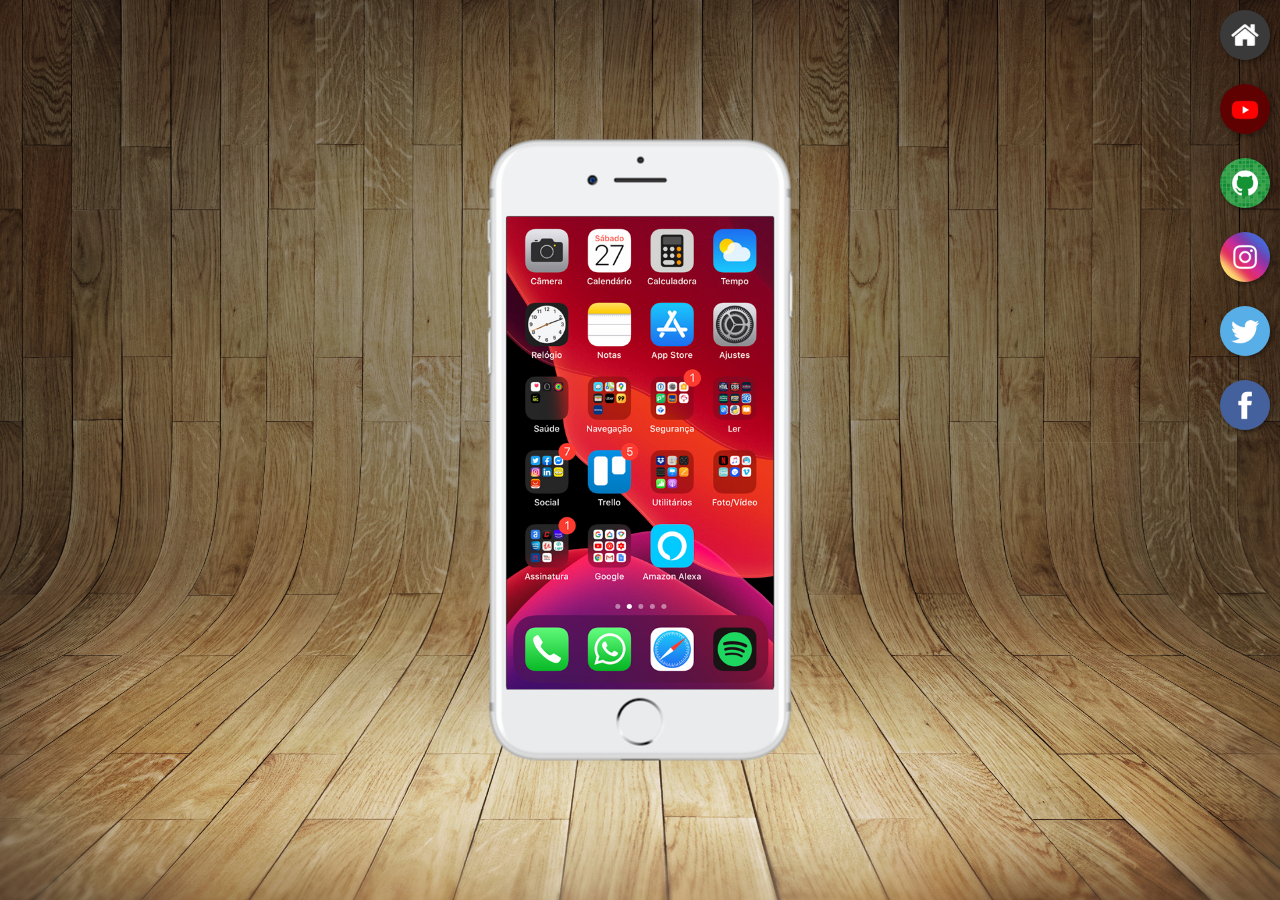
<file: index.html>
<!DOCTYPE html>
<html lang="pt-br">
<head>
    <meta charset="UTF-8">
    <meta http-equiv="X-UA-Compatible" content="IE=edge">
    <meta name="viewport" content="width=device-width, initial-scale=1.0">
    <title>Projeto Redes Socias</title>
    <link rel="shortcut icon" href="favicon.ico" type="image/x-icon">
    <link rel="stylesheet" href="estilos/style.css">
</head>
<body>
    <main>
        <section id="telefone">
            <iframe src="home.html" name="tela" id="tela" frameborder="0">
                 Seu navegador não é compatível com isso.
            </iframe>
        </section>
        <section id="redes-sociais">
            <a href="home.html" target="tela"><img src="imagens/logo-home.jpg" alt=""></a><br>
            <a href="youtube.html" target="tela"><img src="imagens/logo-youtube.jpg" alt=""></a><br>
            <a href="github.html" target="tela"><img src="imagens/logo-github.jpg" alt=""></a><br>
            <a href="instagram.html" target="tela"><img src="imagens/logo-instagram.jpg" alt=""></a><br>
            <a href="twitter.html" target="tela"><img src="imagens/logo-twitter.jpg" alt=""></a><br>
            <a href="facebook.html" target="tela"><img src="imagens/logo-facebook.jpg" alt=""></a><br>
        </section>
    </main>
</body>
</html>
</file>
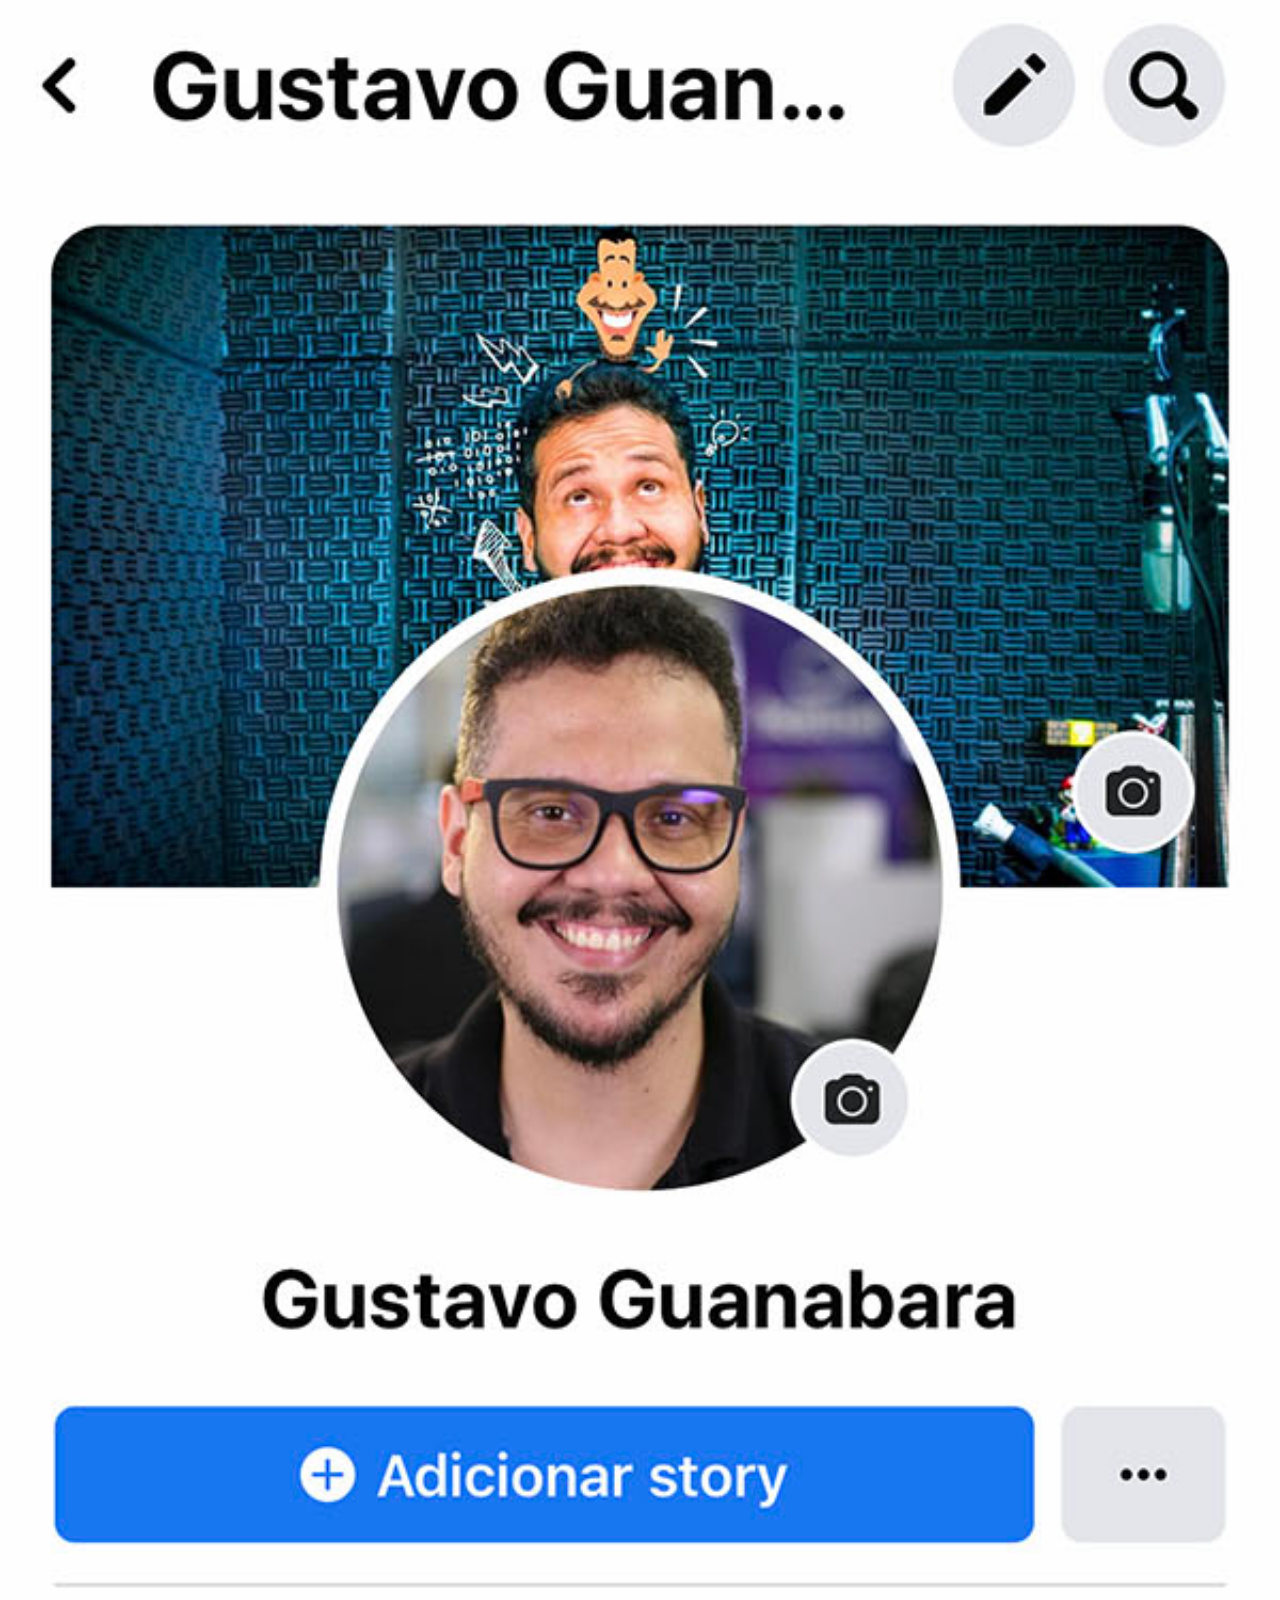
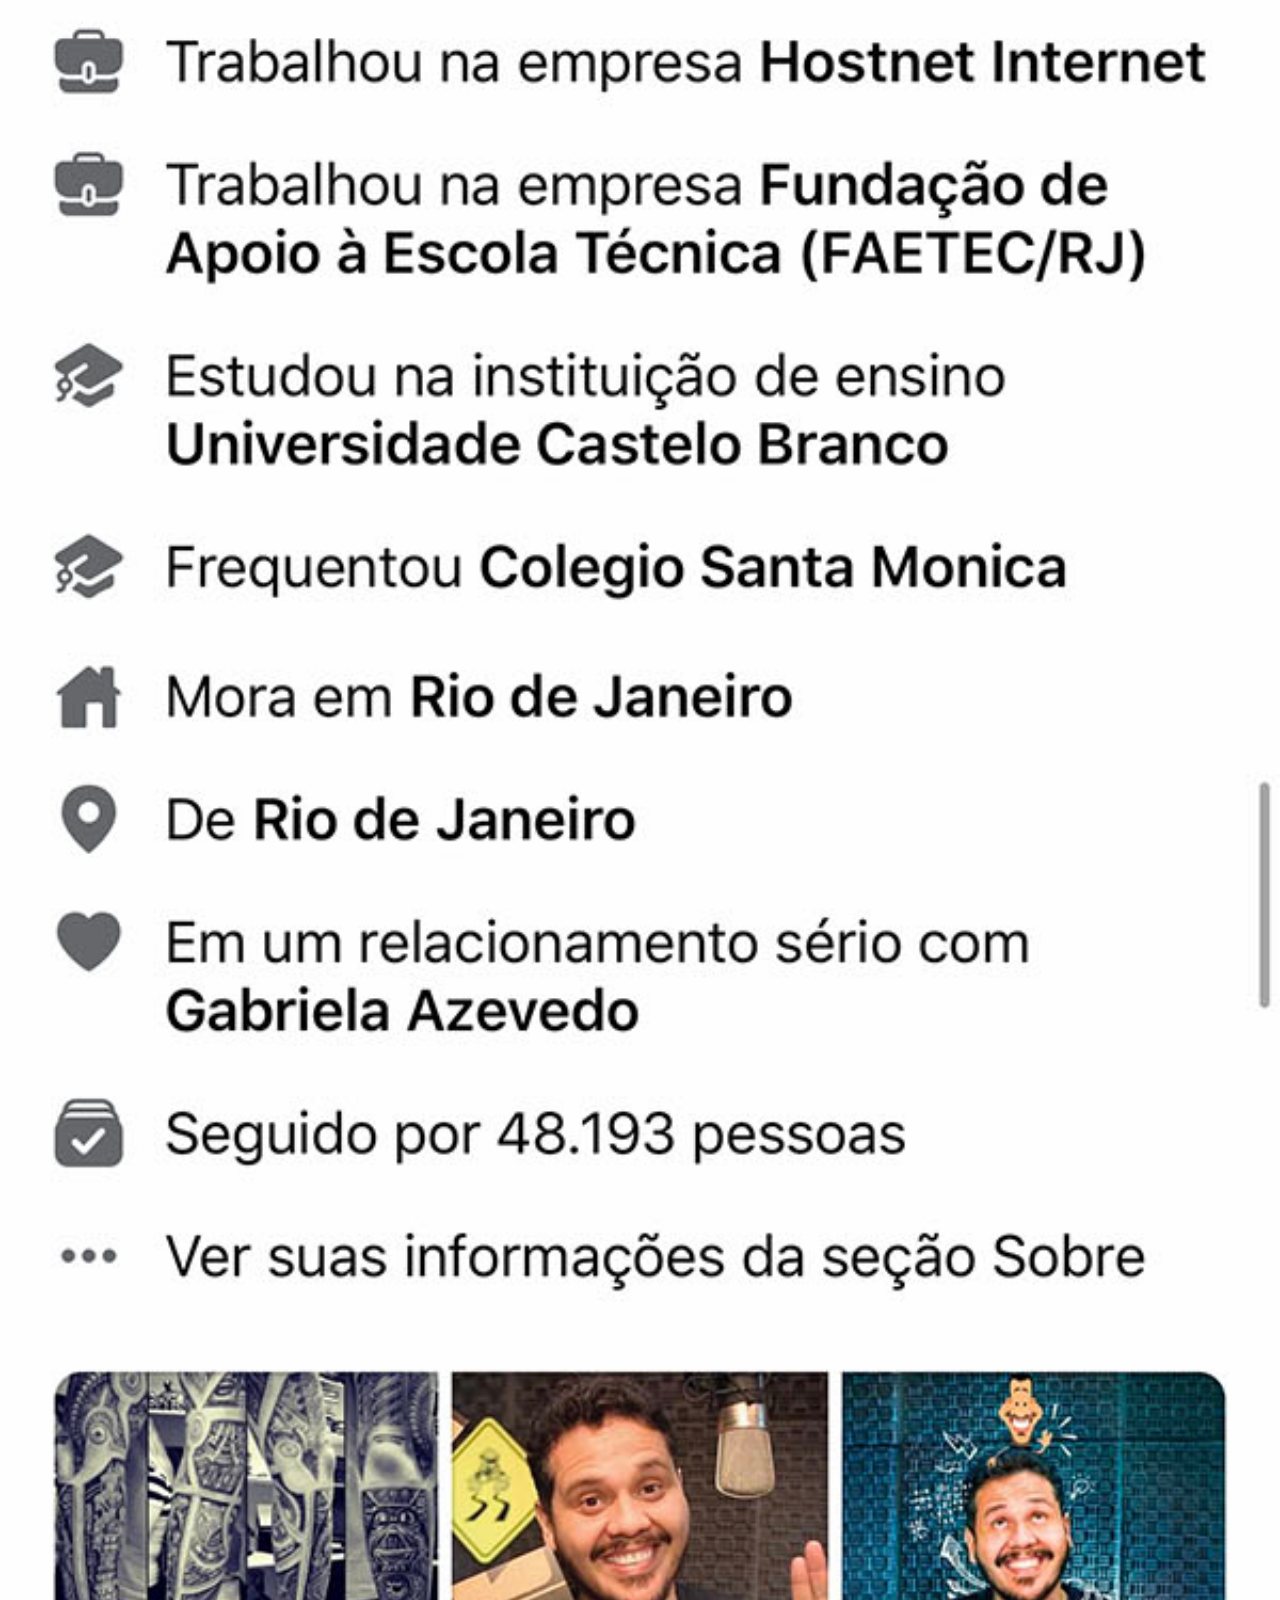
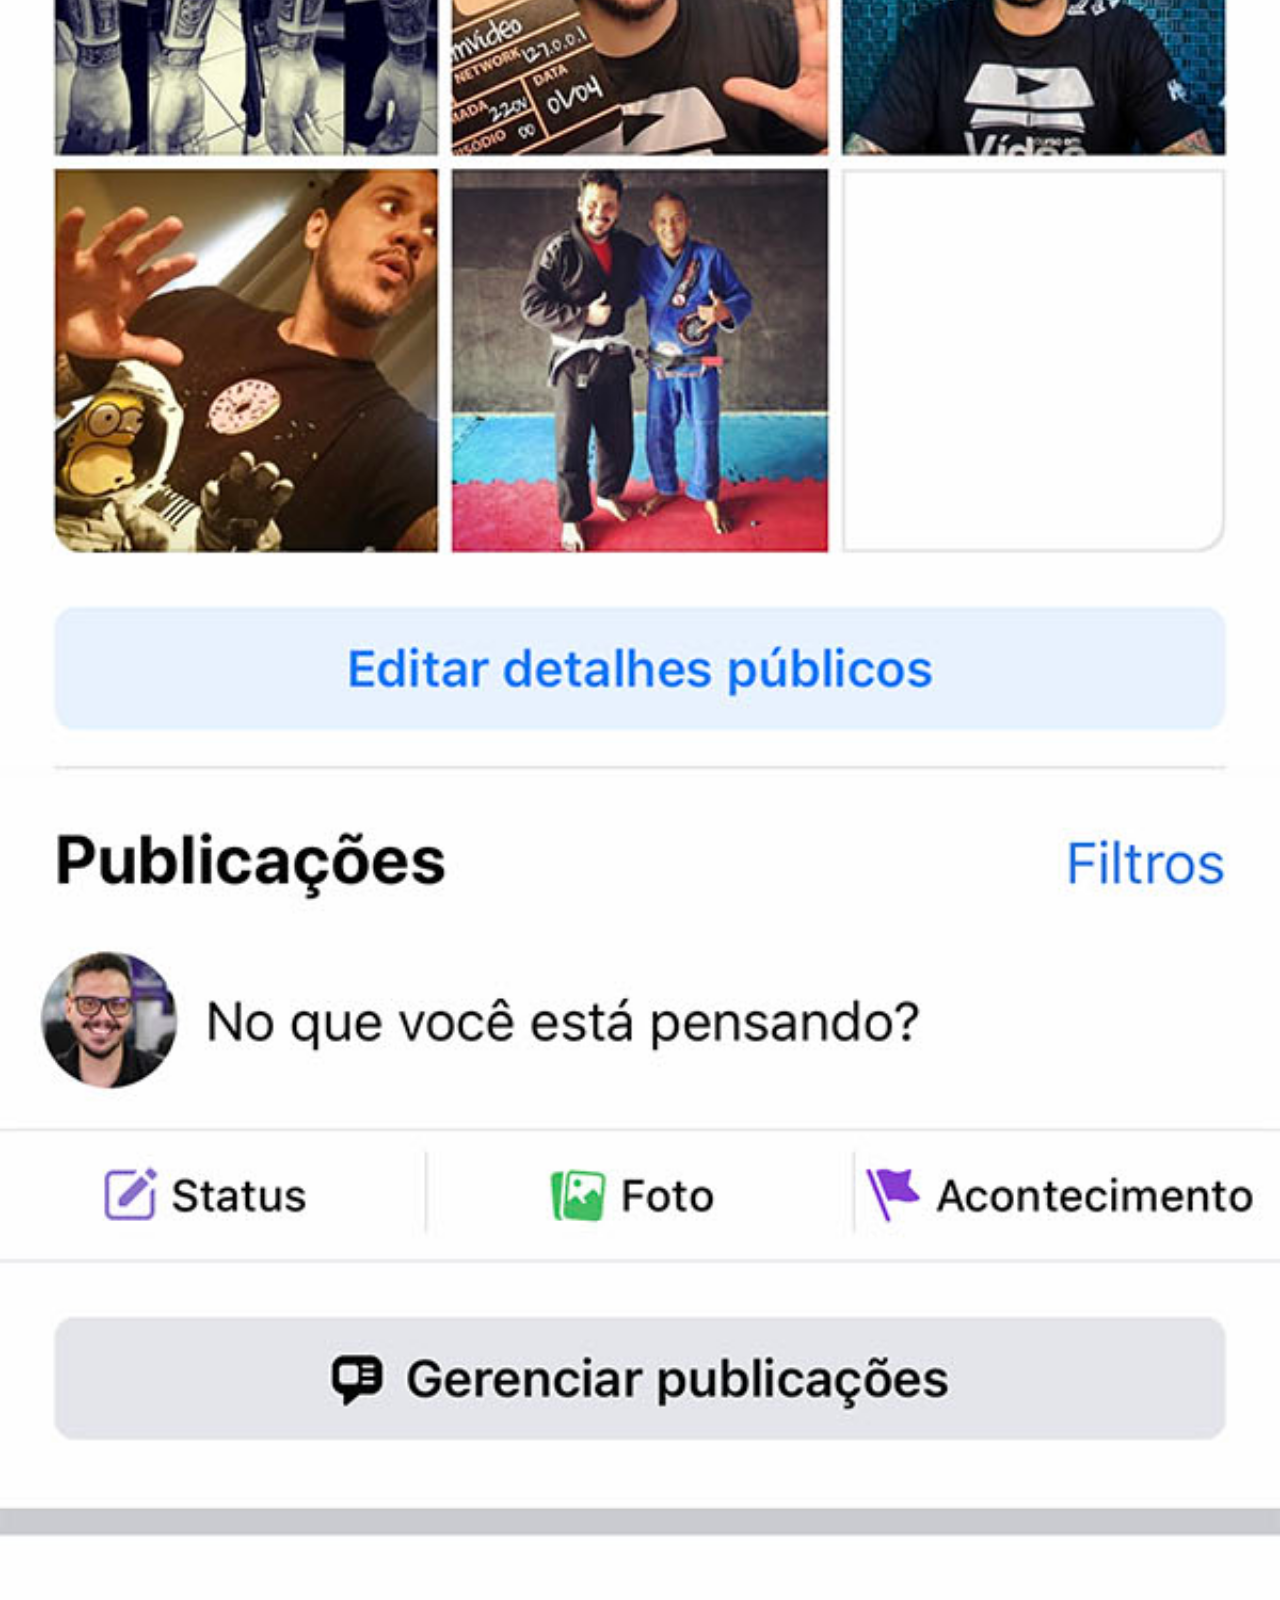
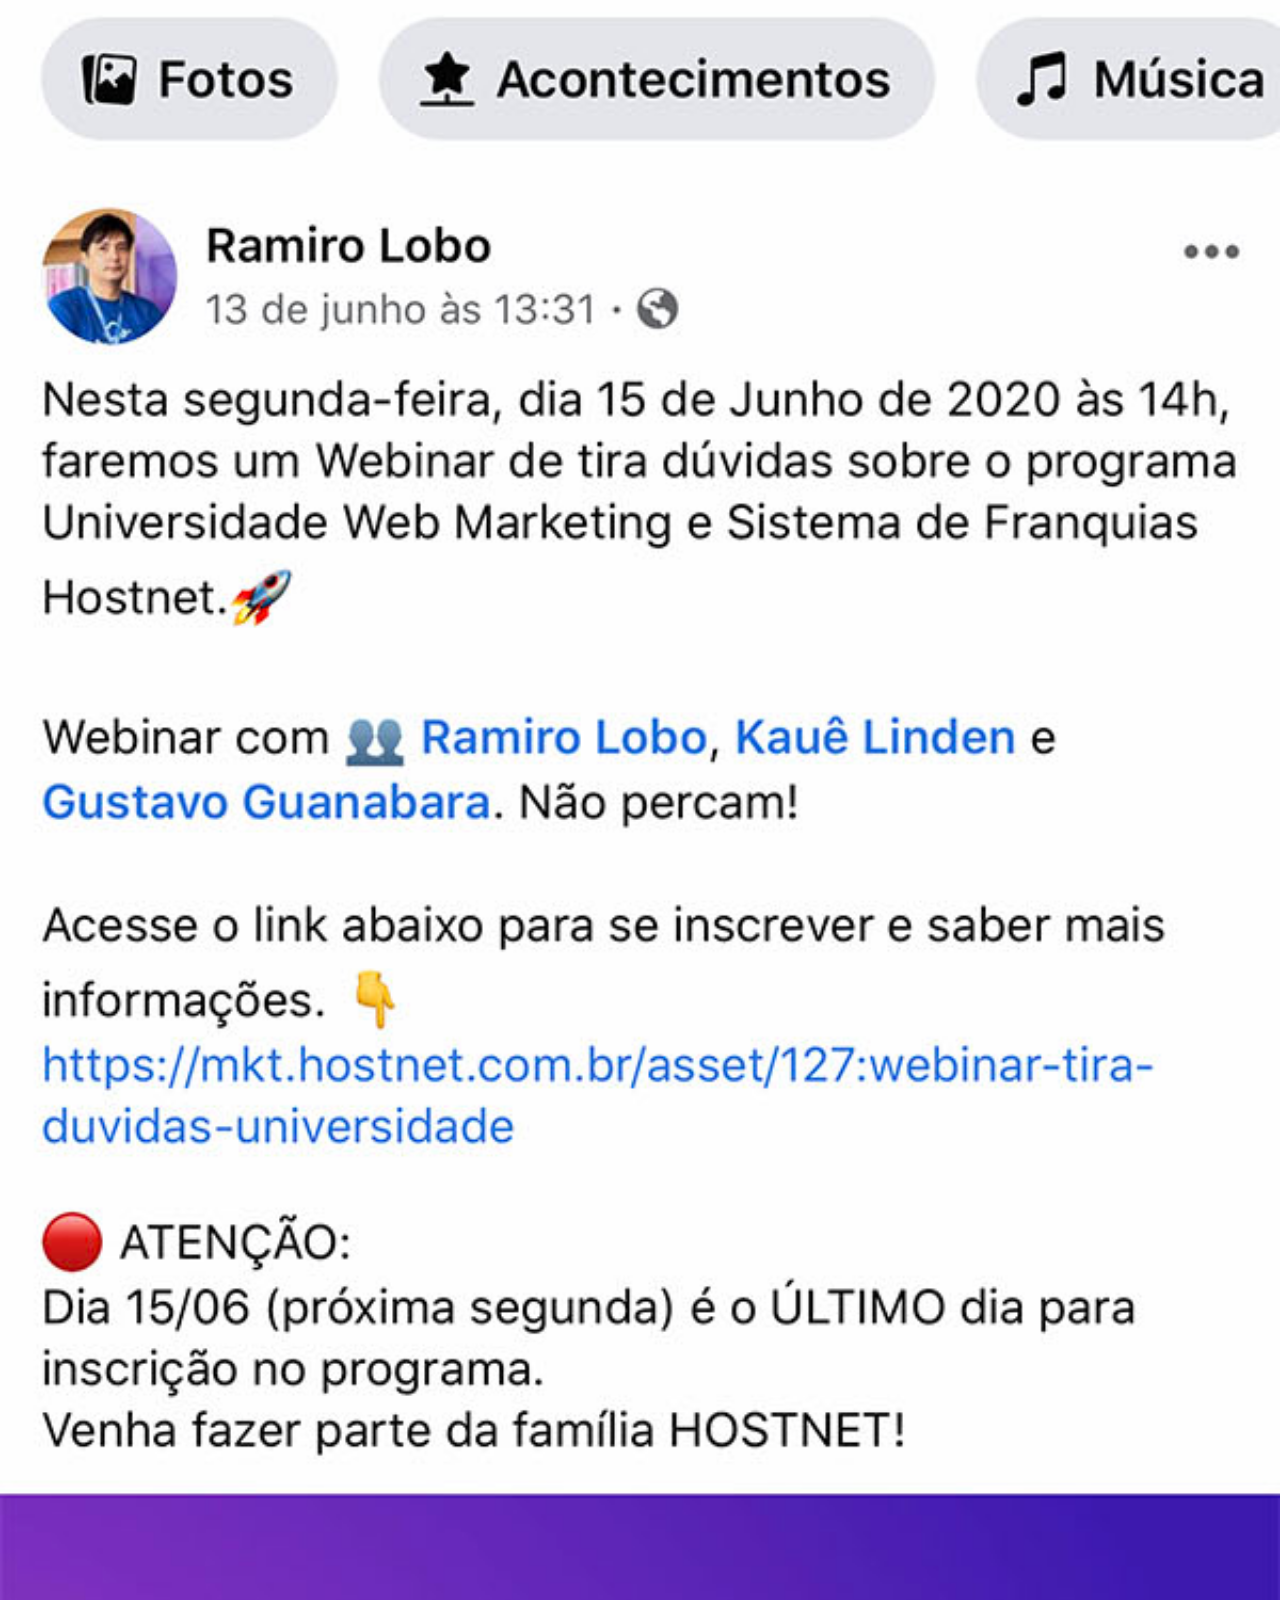
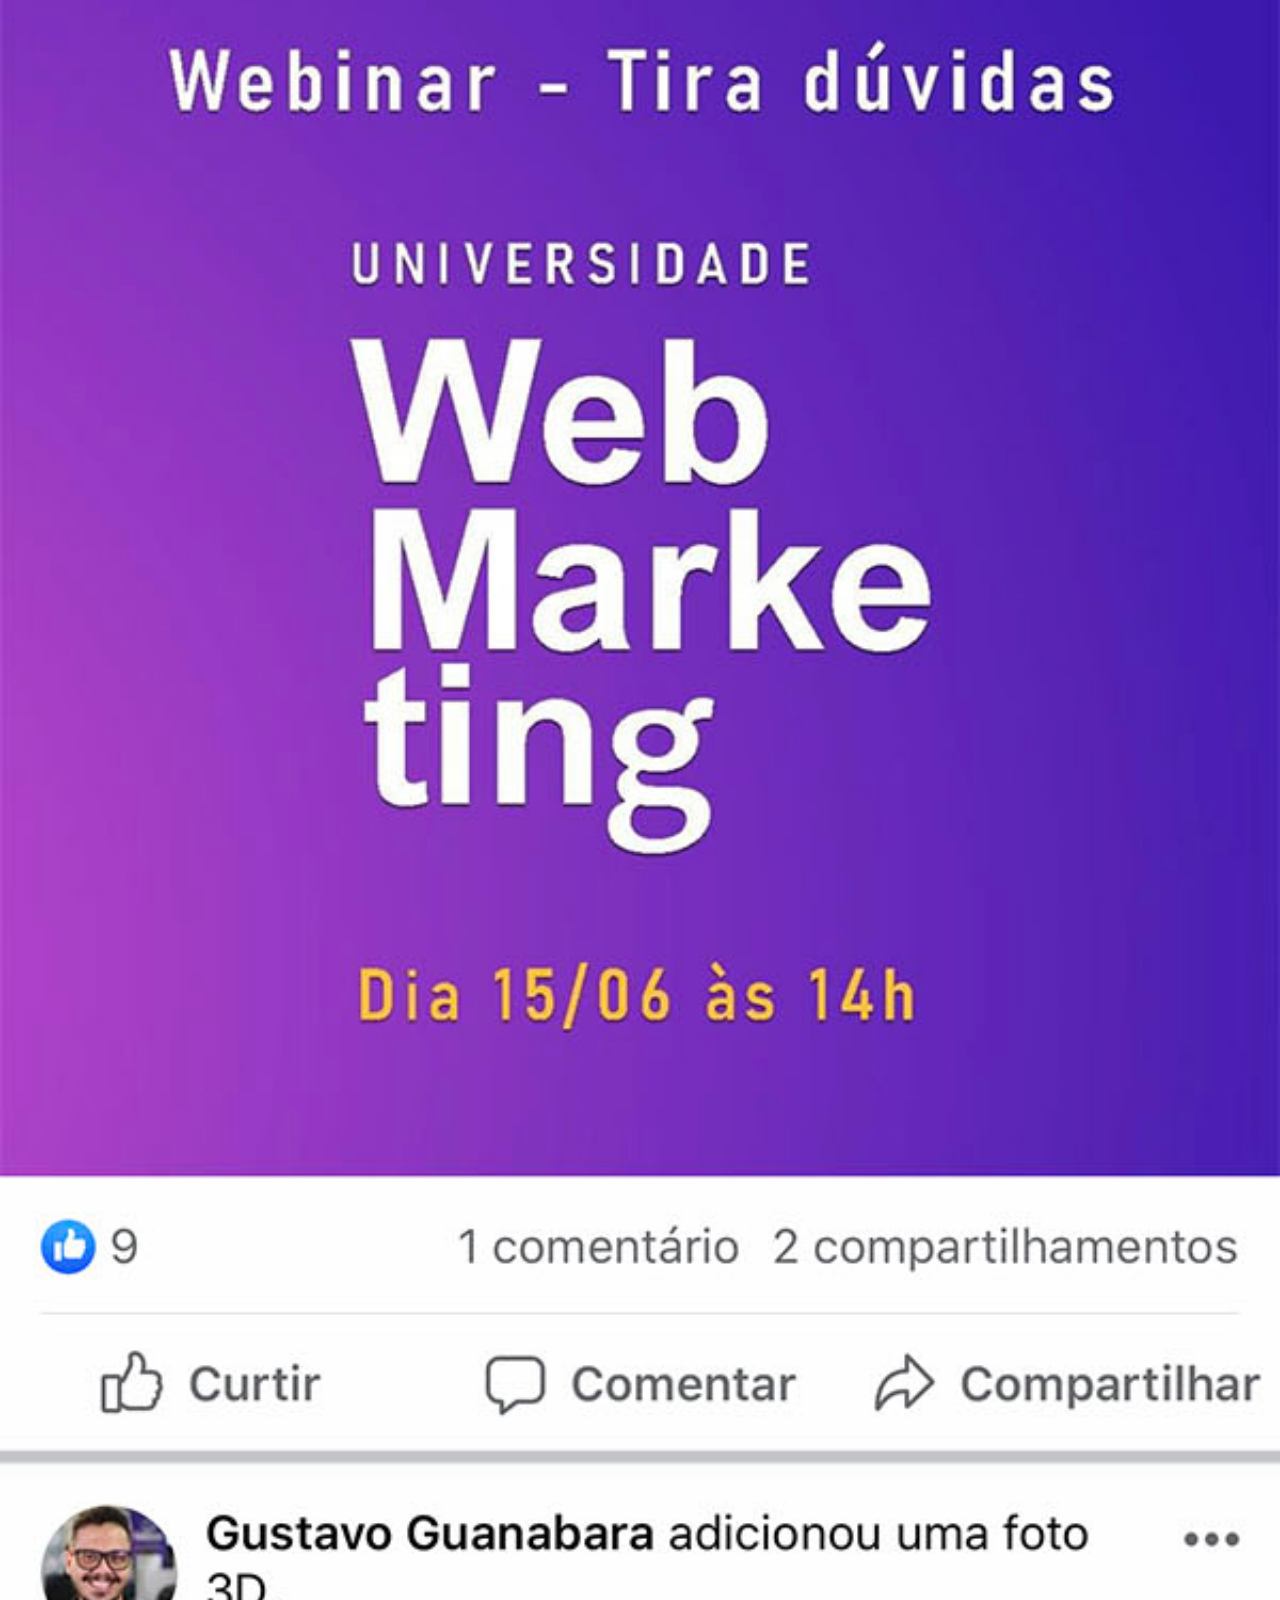
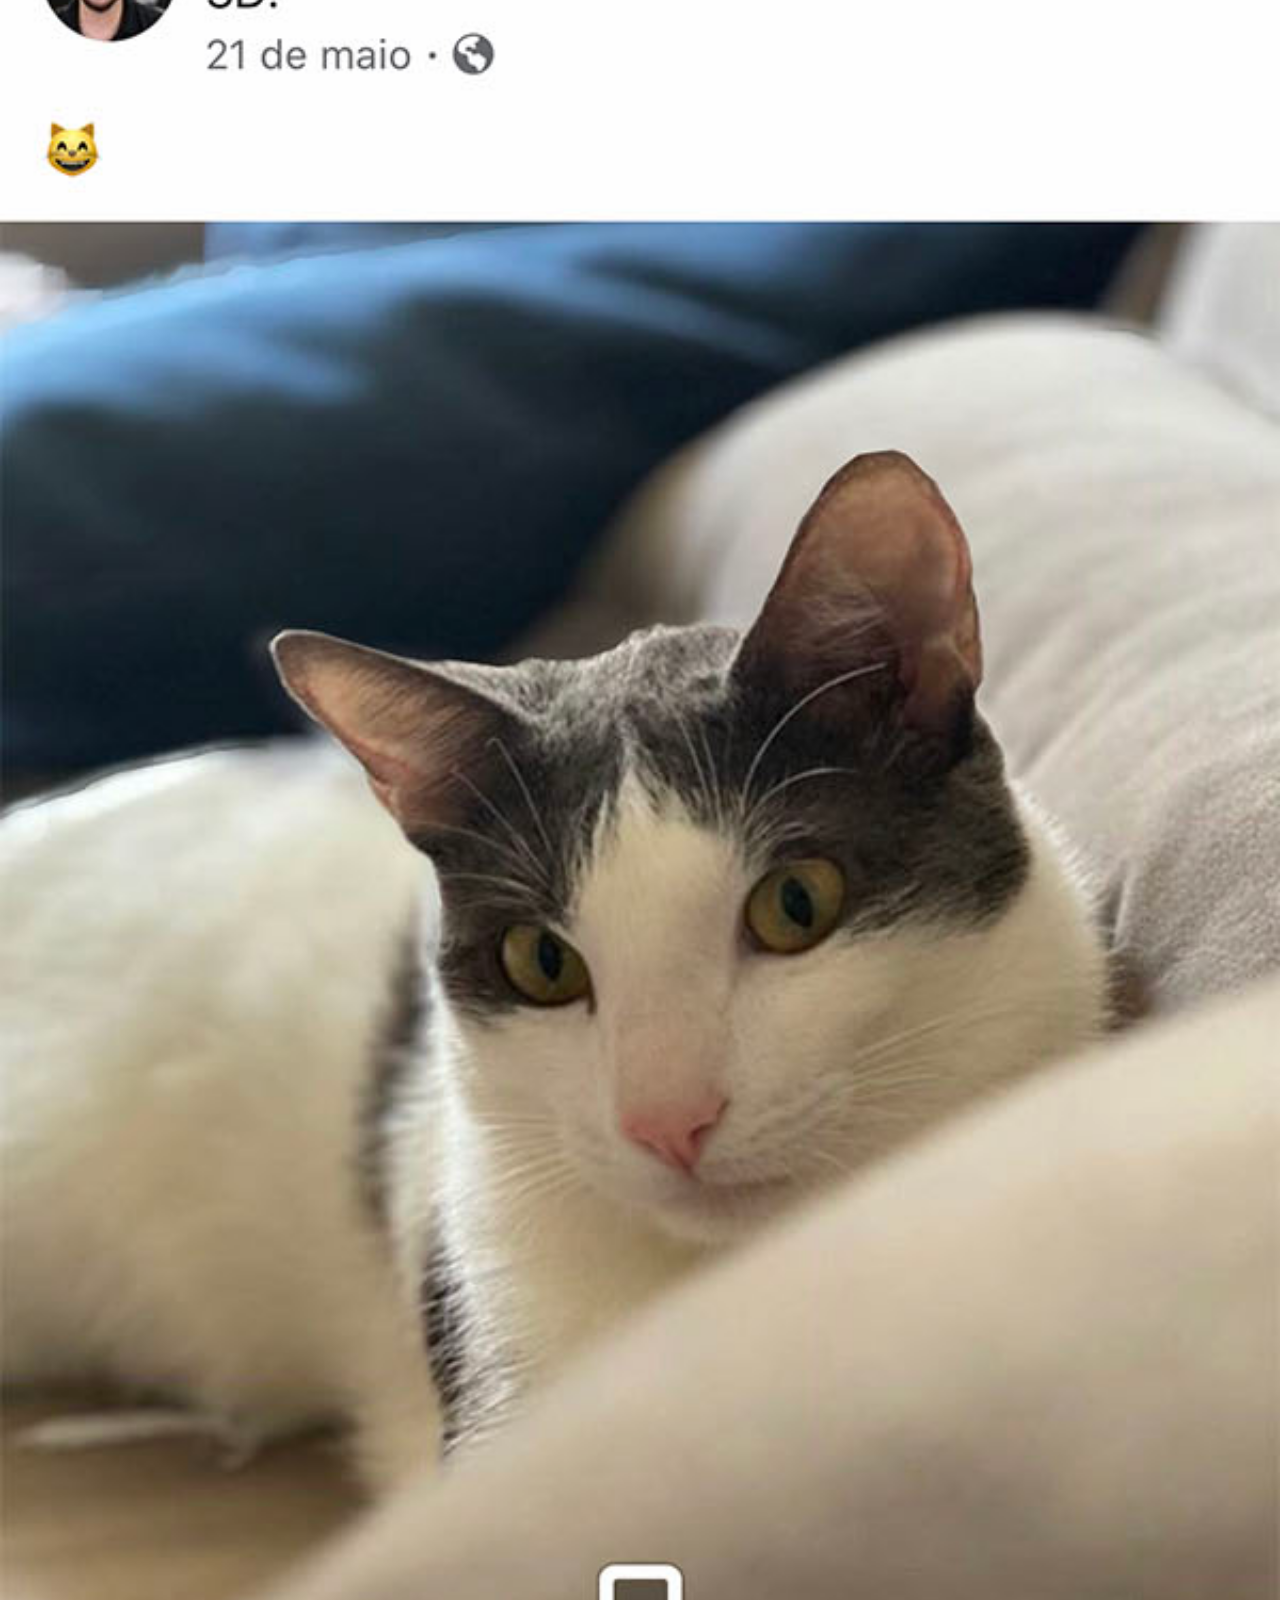
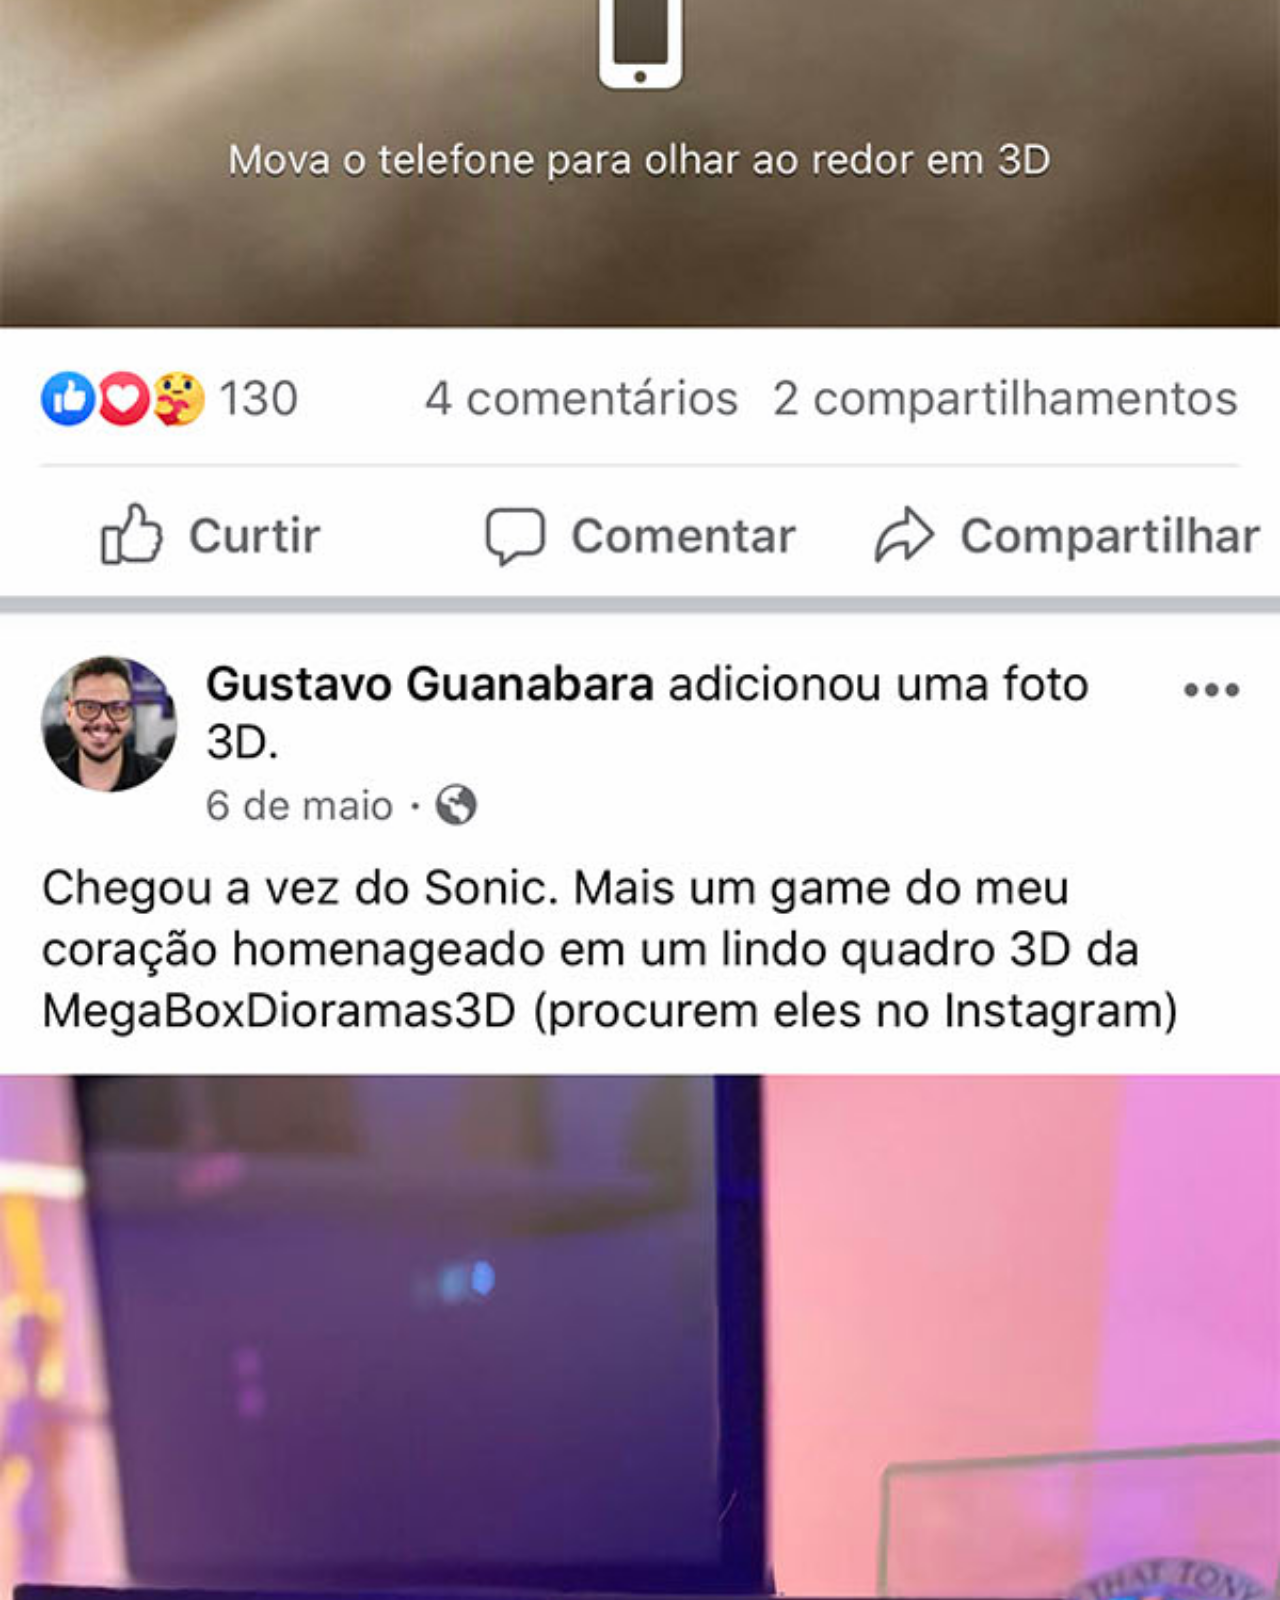
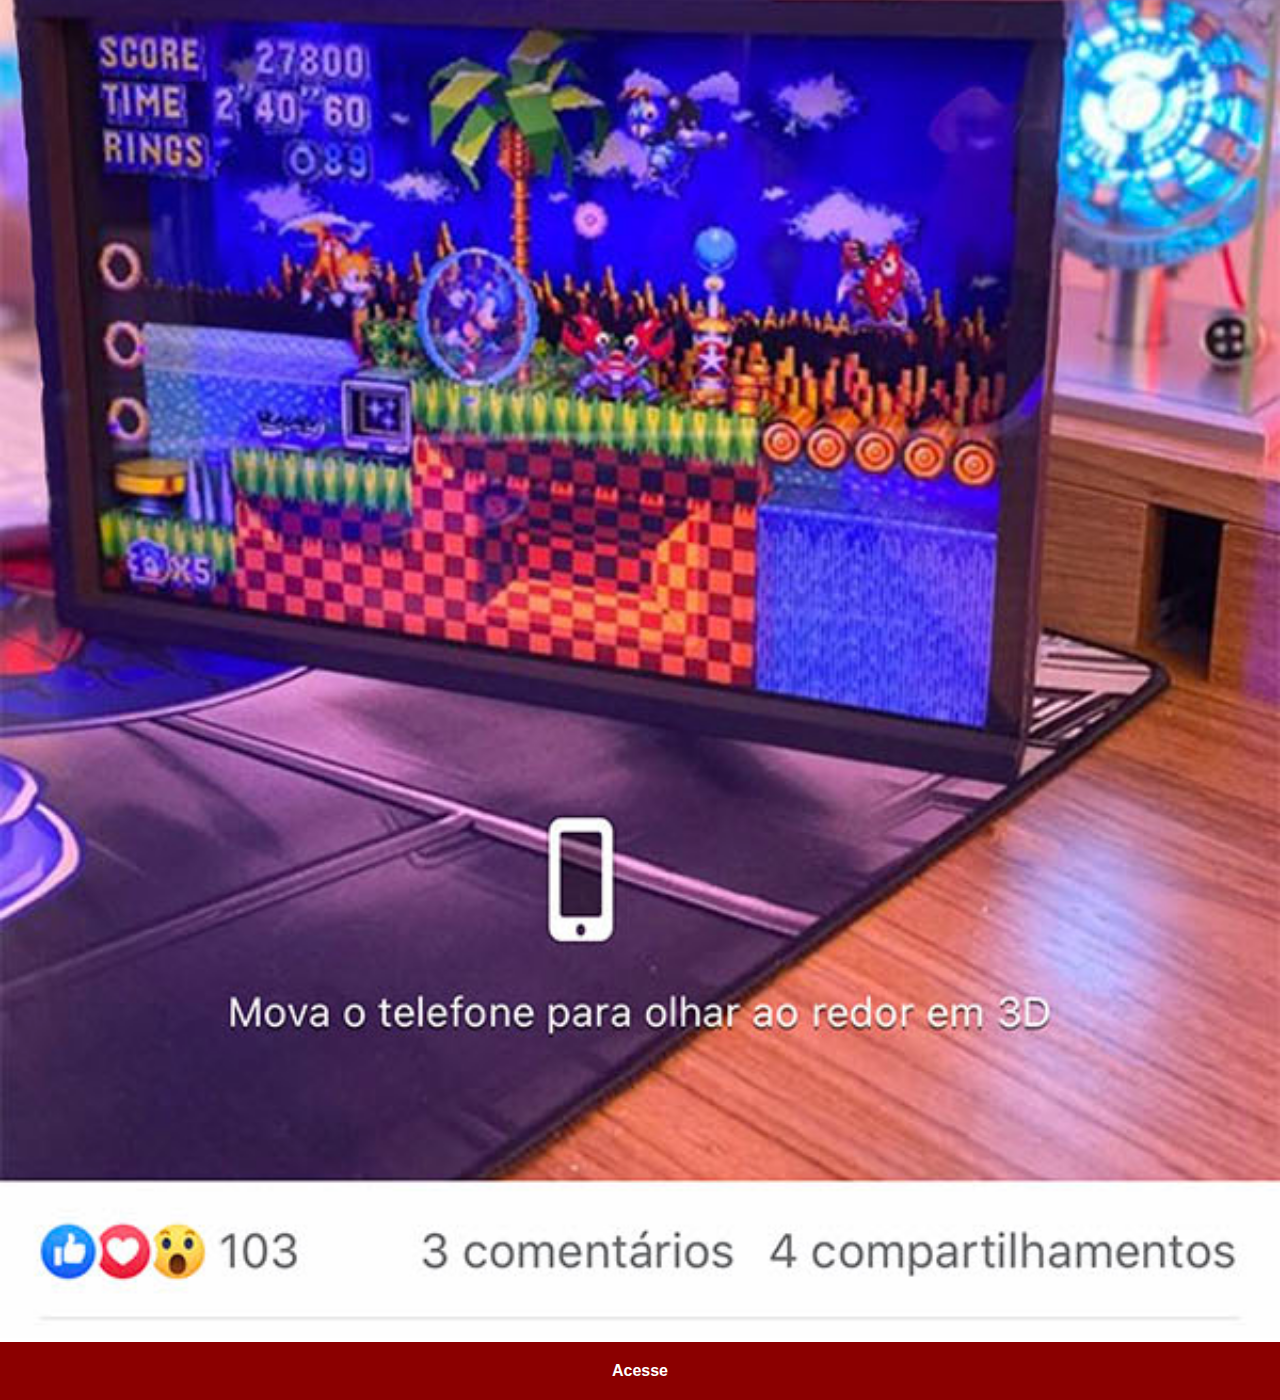
<file: facebook.html>
<!DOCTYPE html>
<html lang="pt-br">
<head>
    <meta charset="UTF-8">
    <meta http-equiv="X-UA-Compatible" content="IE=edge">
    <meta name="viewport" content="width=device-width, initial-scale=1.0">
    <link rel="stylesheet" href="estilos/social.css">
    <title>Facebook</title>
</head>
<body>
    <img src="imagens/tela-facebook.jpg" alt="facebook">
    <a href="https://www.facebook.com/gustavoguanabara" target="_blank">Acesse</a>
</body>
</html>
</file>
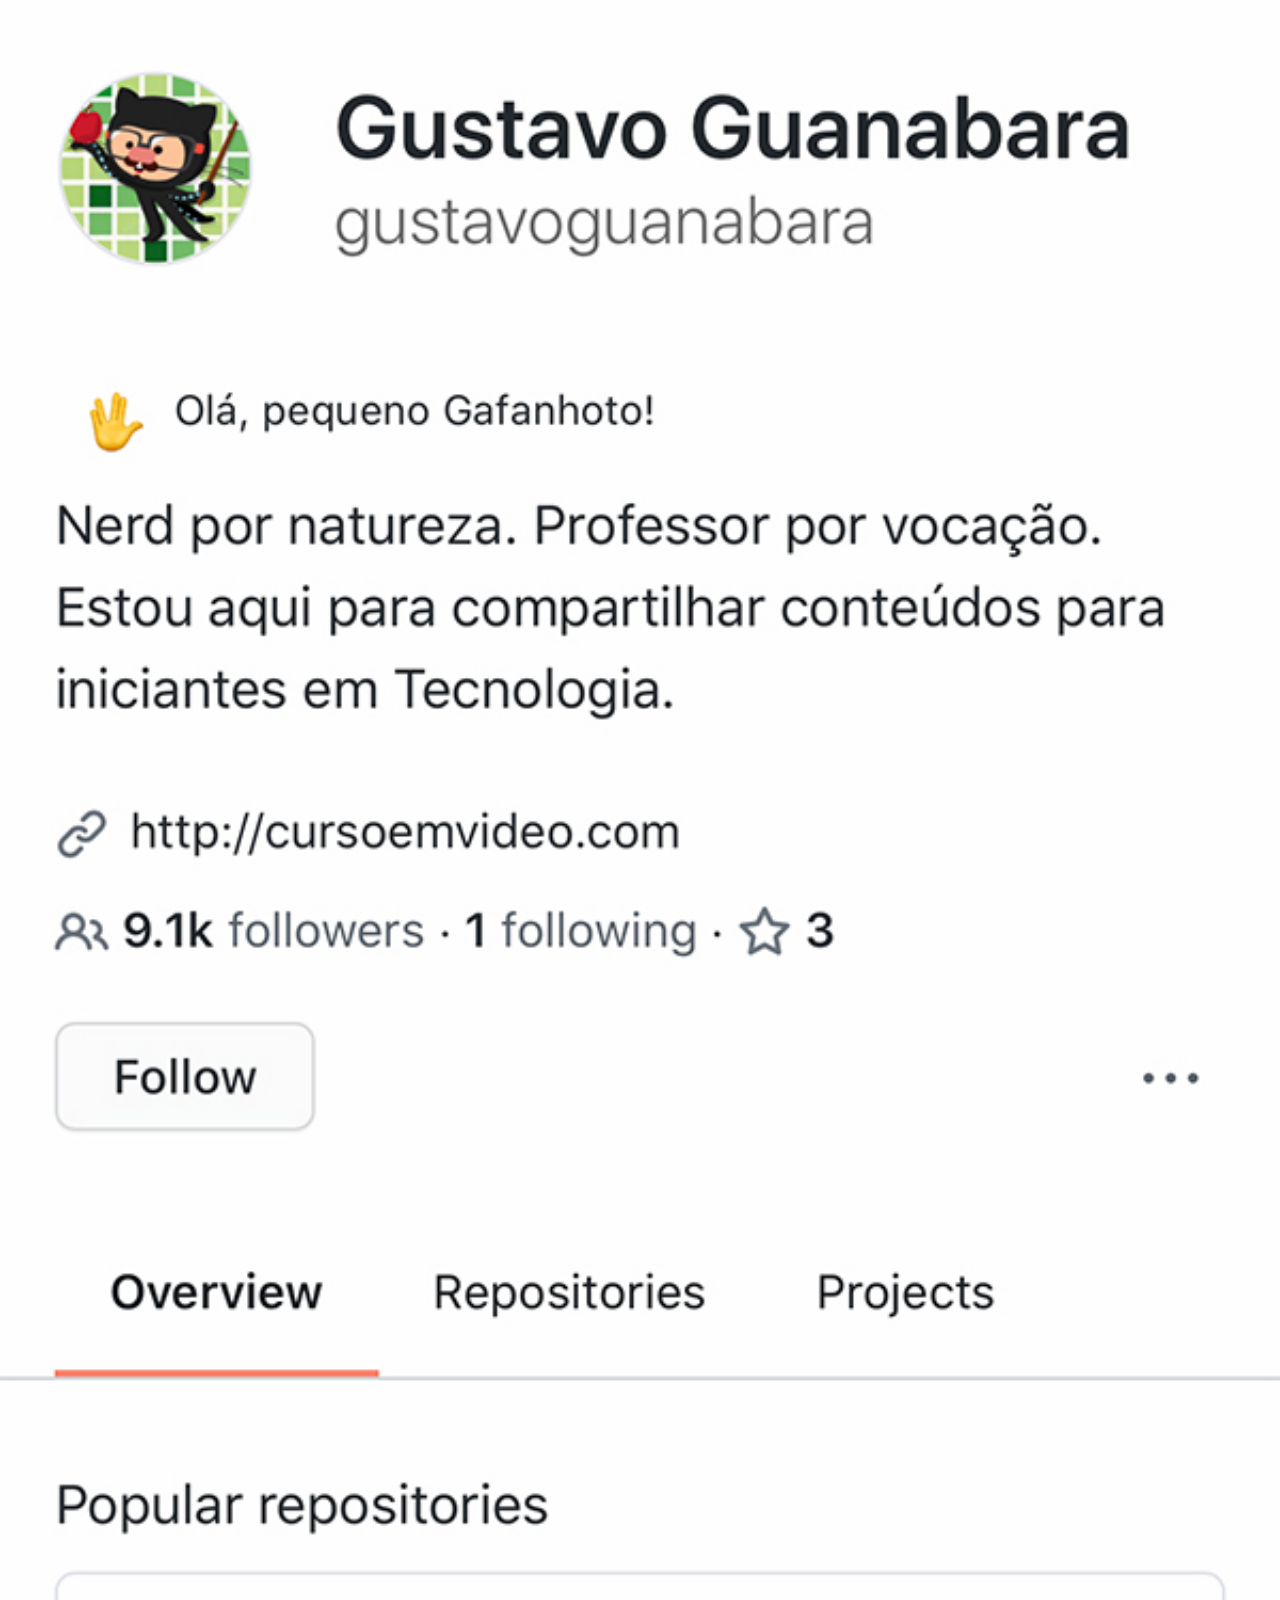
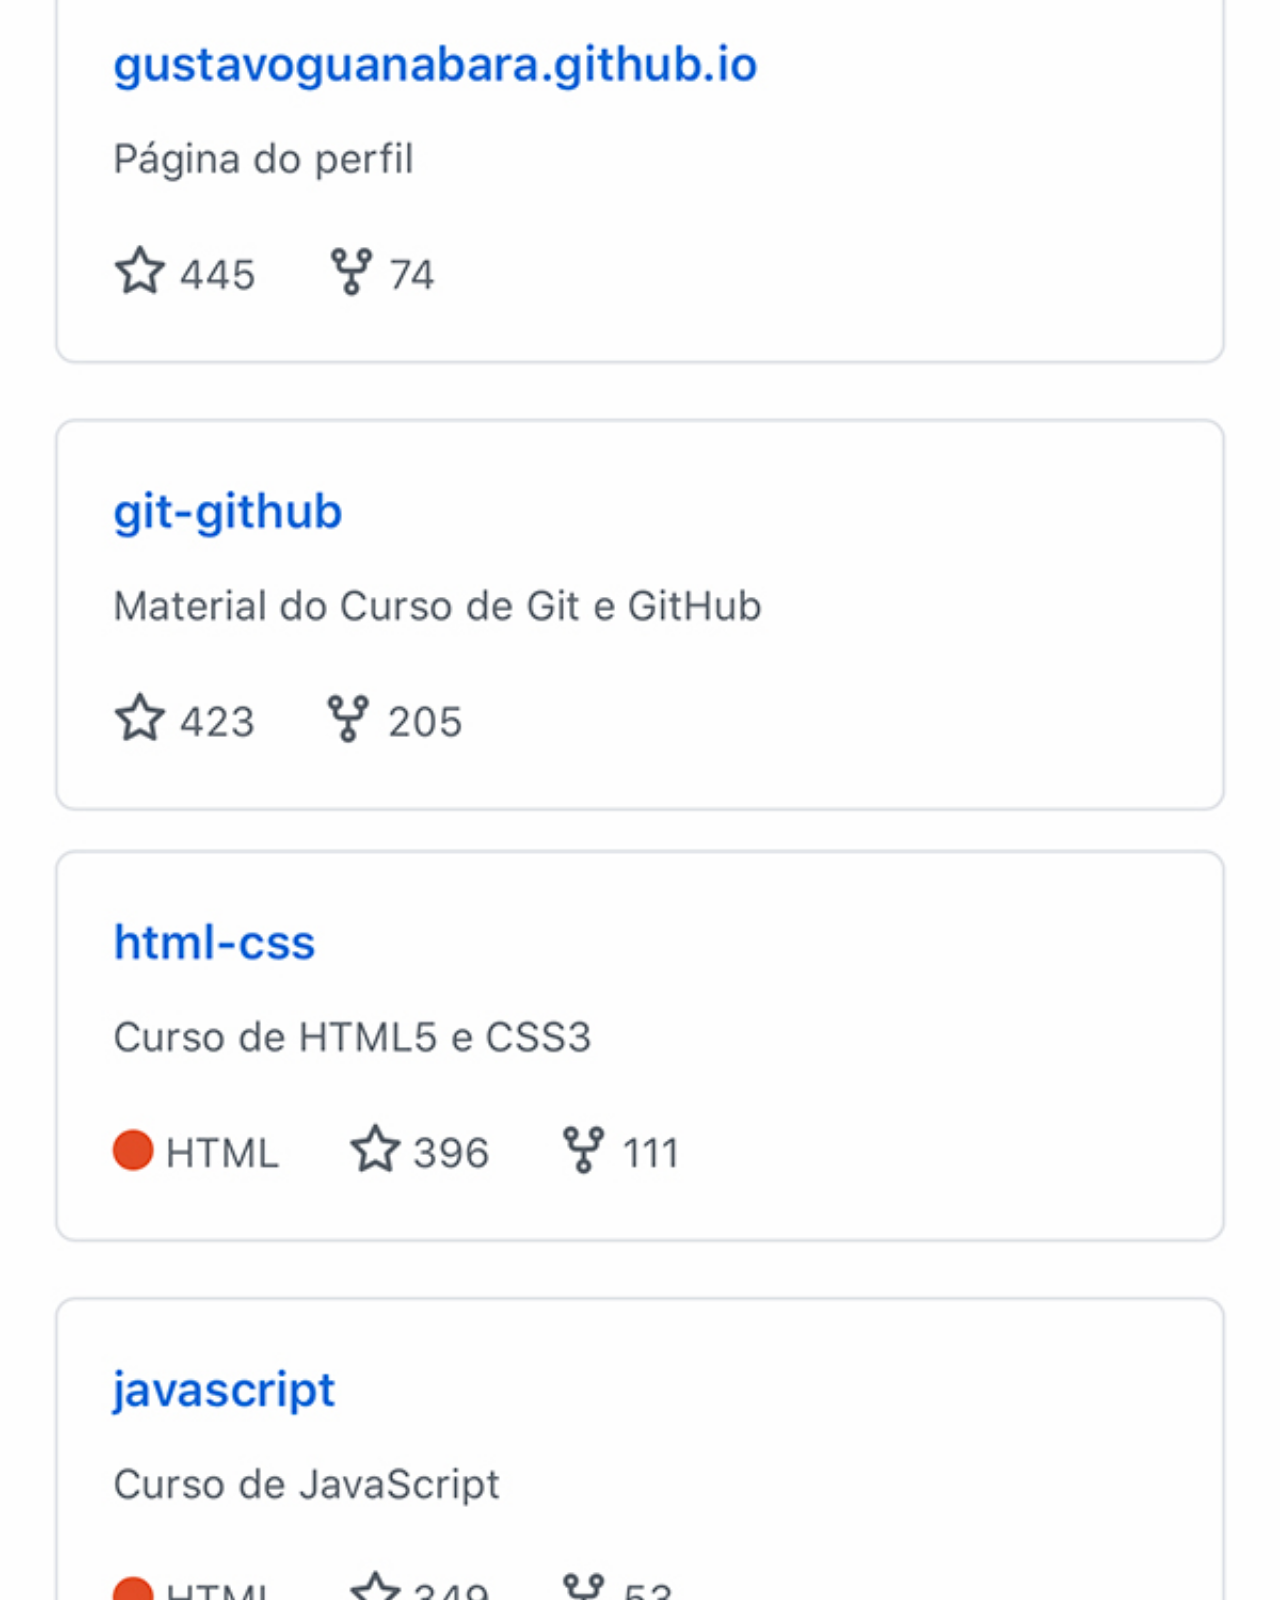
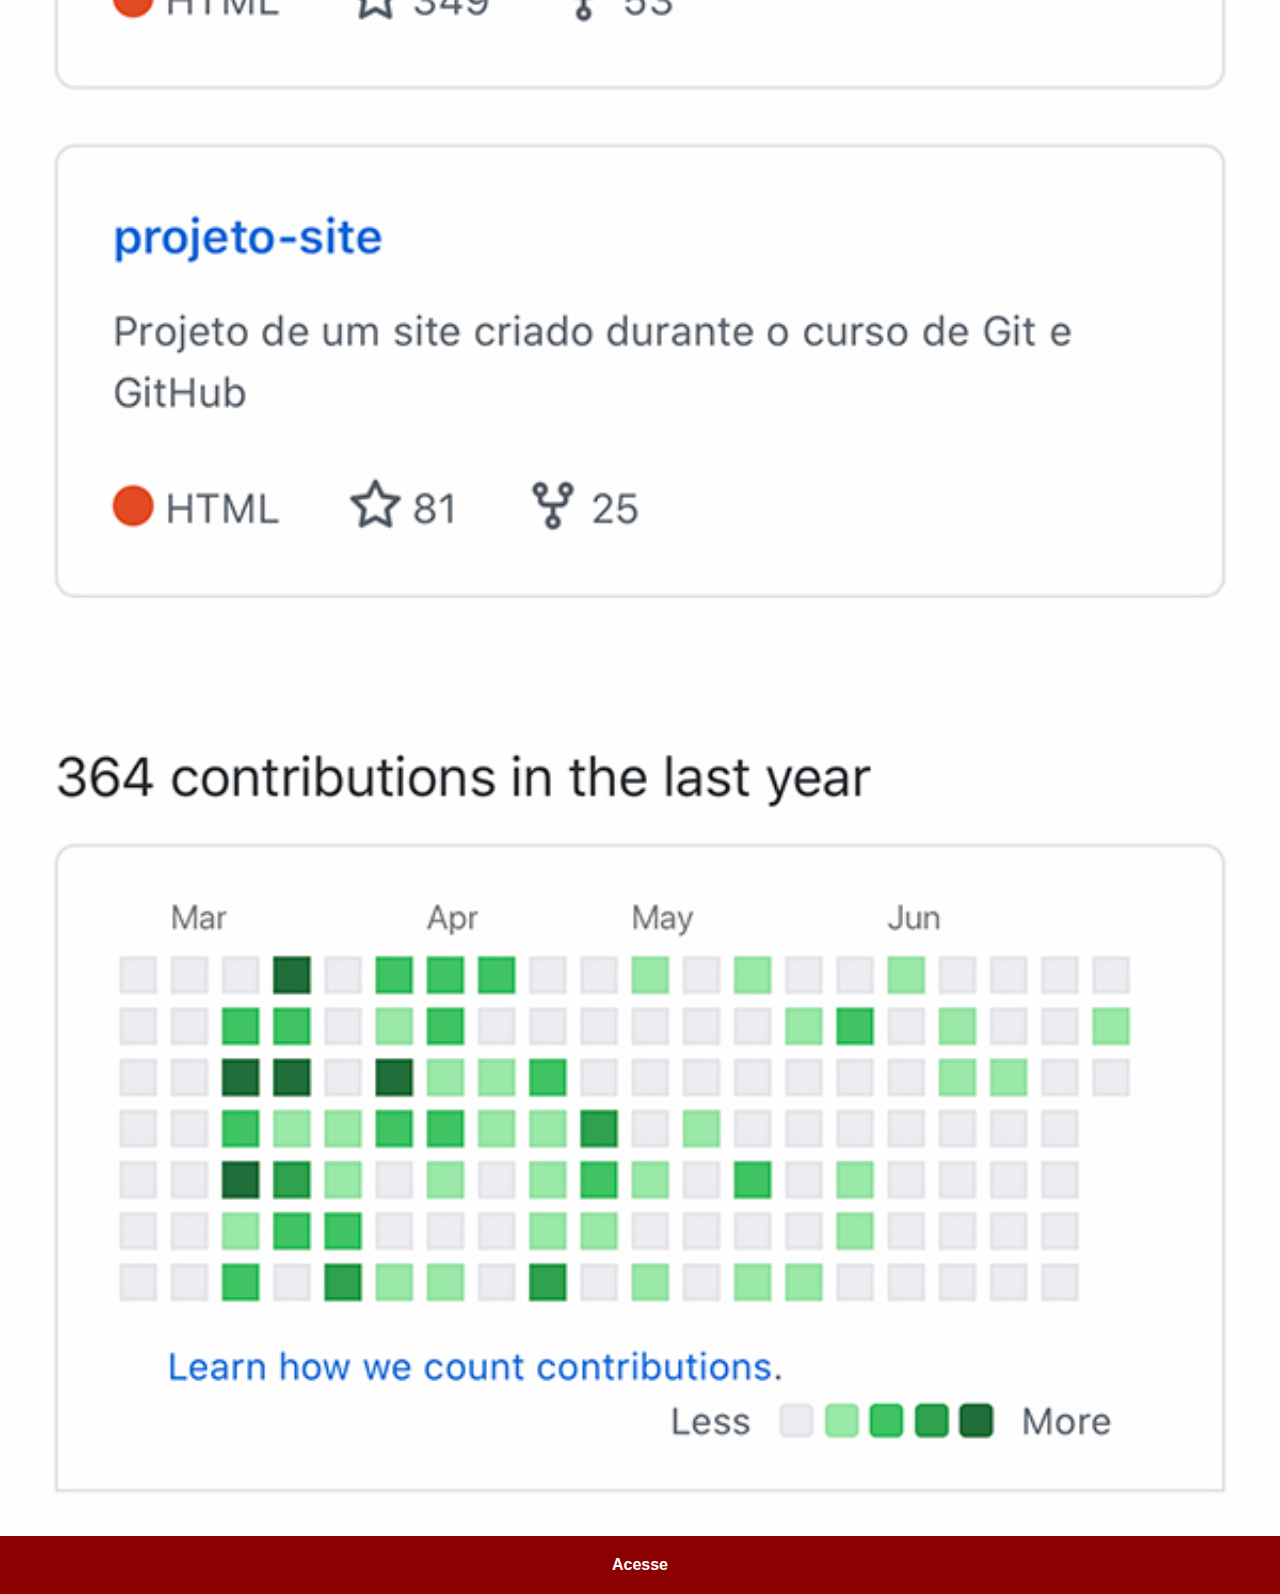
<file: github.html>
<!DOCTYPE html>
<html lang="pt-br">
<head>
    <meta charset="UTF-8">
    <meta http-equiv="X-UA-Compatible" content="IE=edge">
    <meta name="viewport" content="width=device-width, initial-scale=1.0">
    <link rel="stylesheet" href="estilos/social.css">
    <title>Github</title>
</head>
<body>
    <img src="imagens/tela-github.jpg" alt="github">
    <a href="https://github.com/gustavoguanabara" target="_blank">Acesse</a>
</body>
</html>
</file>
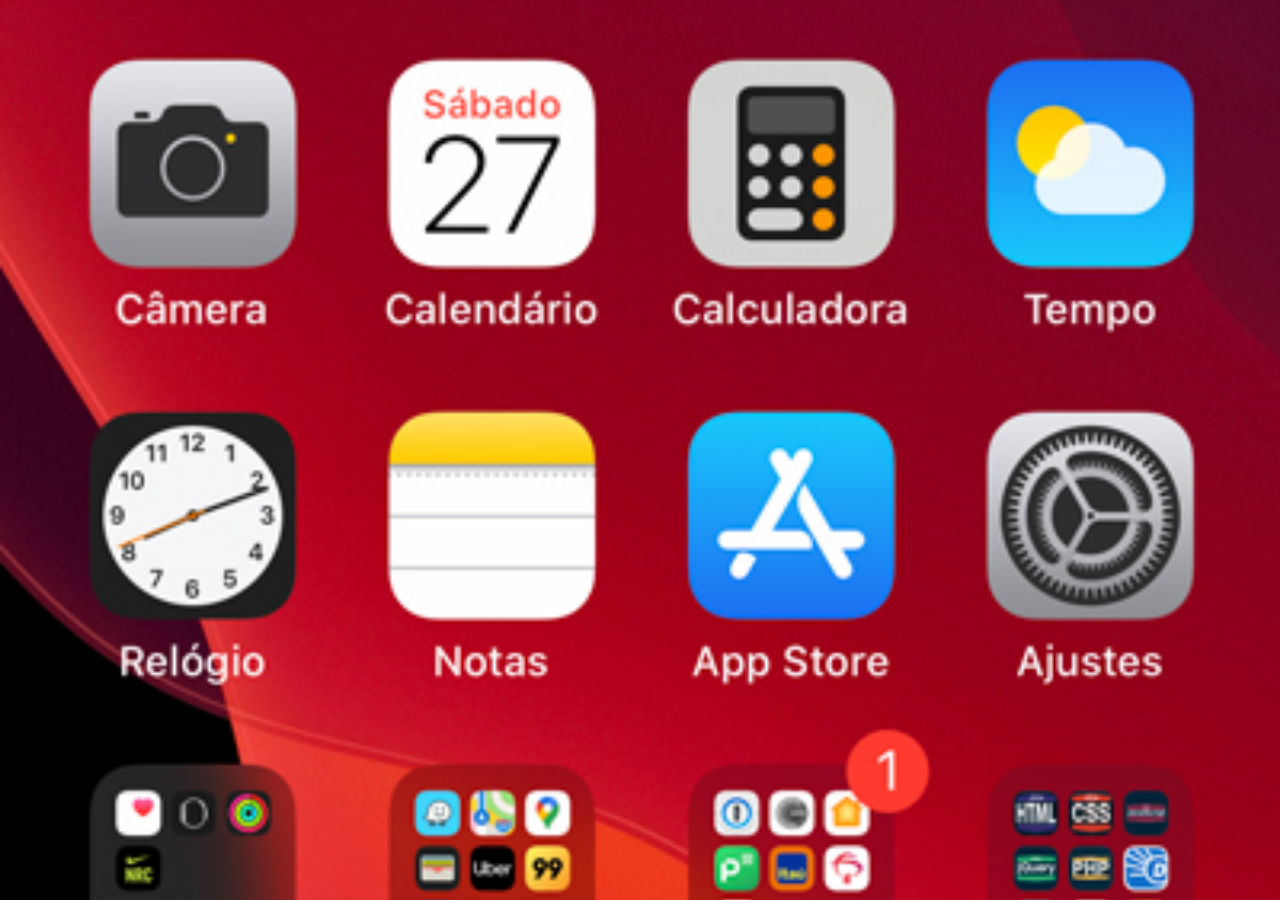
<file: home.html>
<!DOCTYPE html>
<html lang="en">
<head>
    <meta charset="UTF-8">
    <meta http-equiv="X-UA-Compatible" content="IE=edge">
    <meta name="viewport" content="width=device-width, initial-scale=1.0">
    <title>Home</title>
    <style>
        * {
            margin: 0;
            padding: 0;
        }

        body {
            height: 100vh;
            width: 100vw;
            background: black url(/imagens/tela-home.jpg);
            background-size: cover;
        }
    </style>
</head>
<body>
    
</body>
</html>
</file>
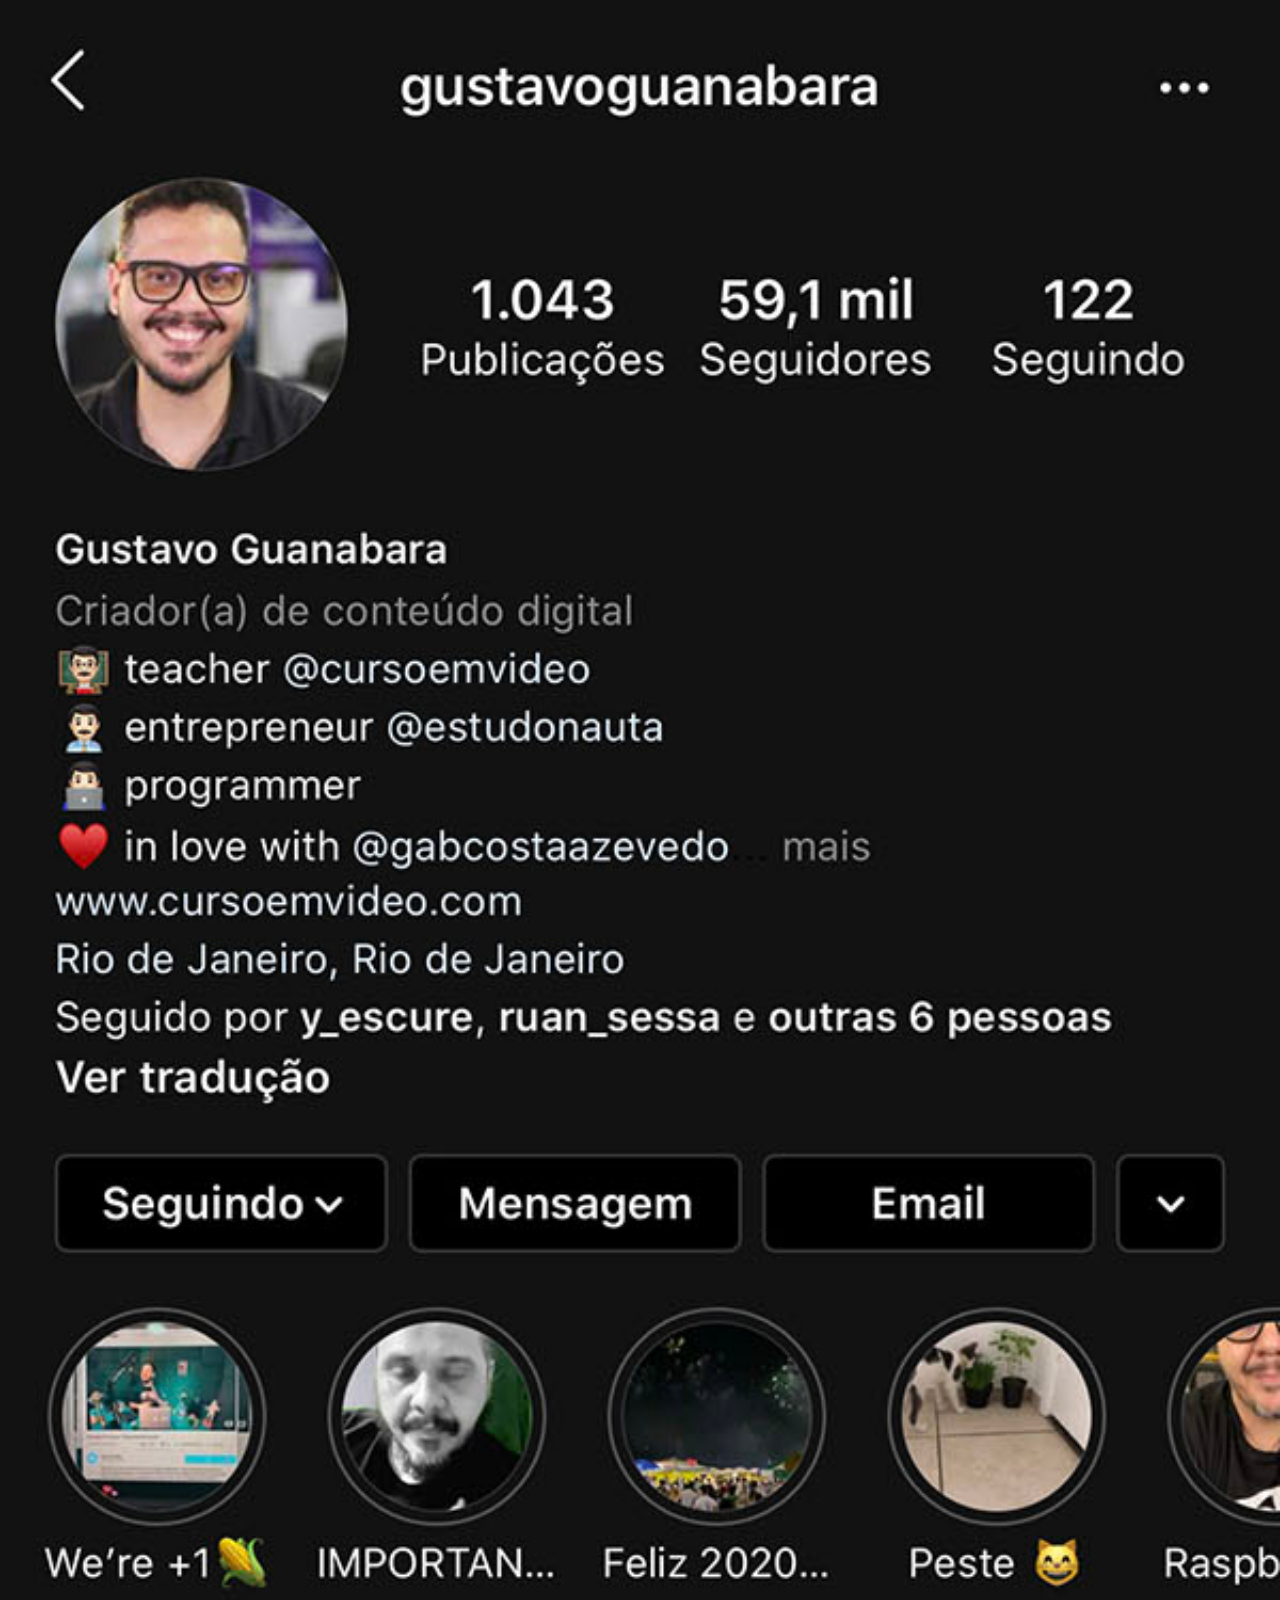
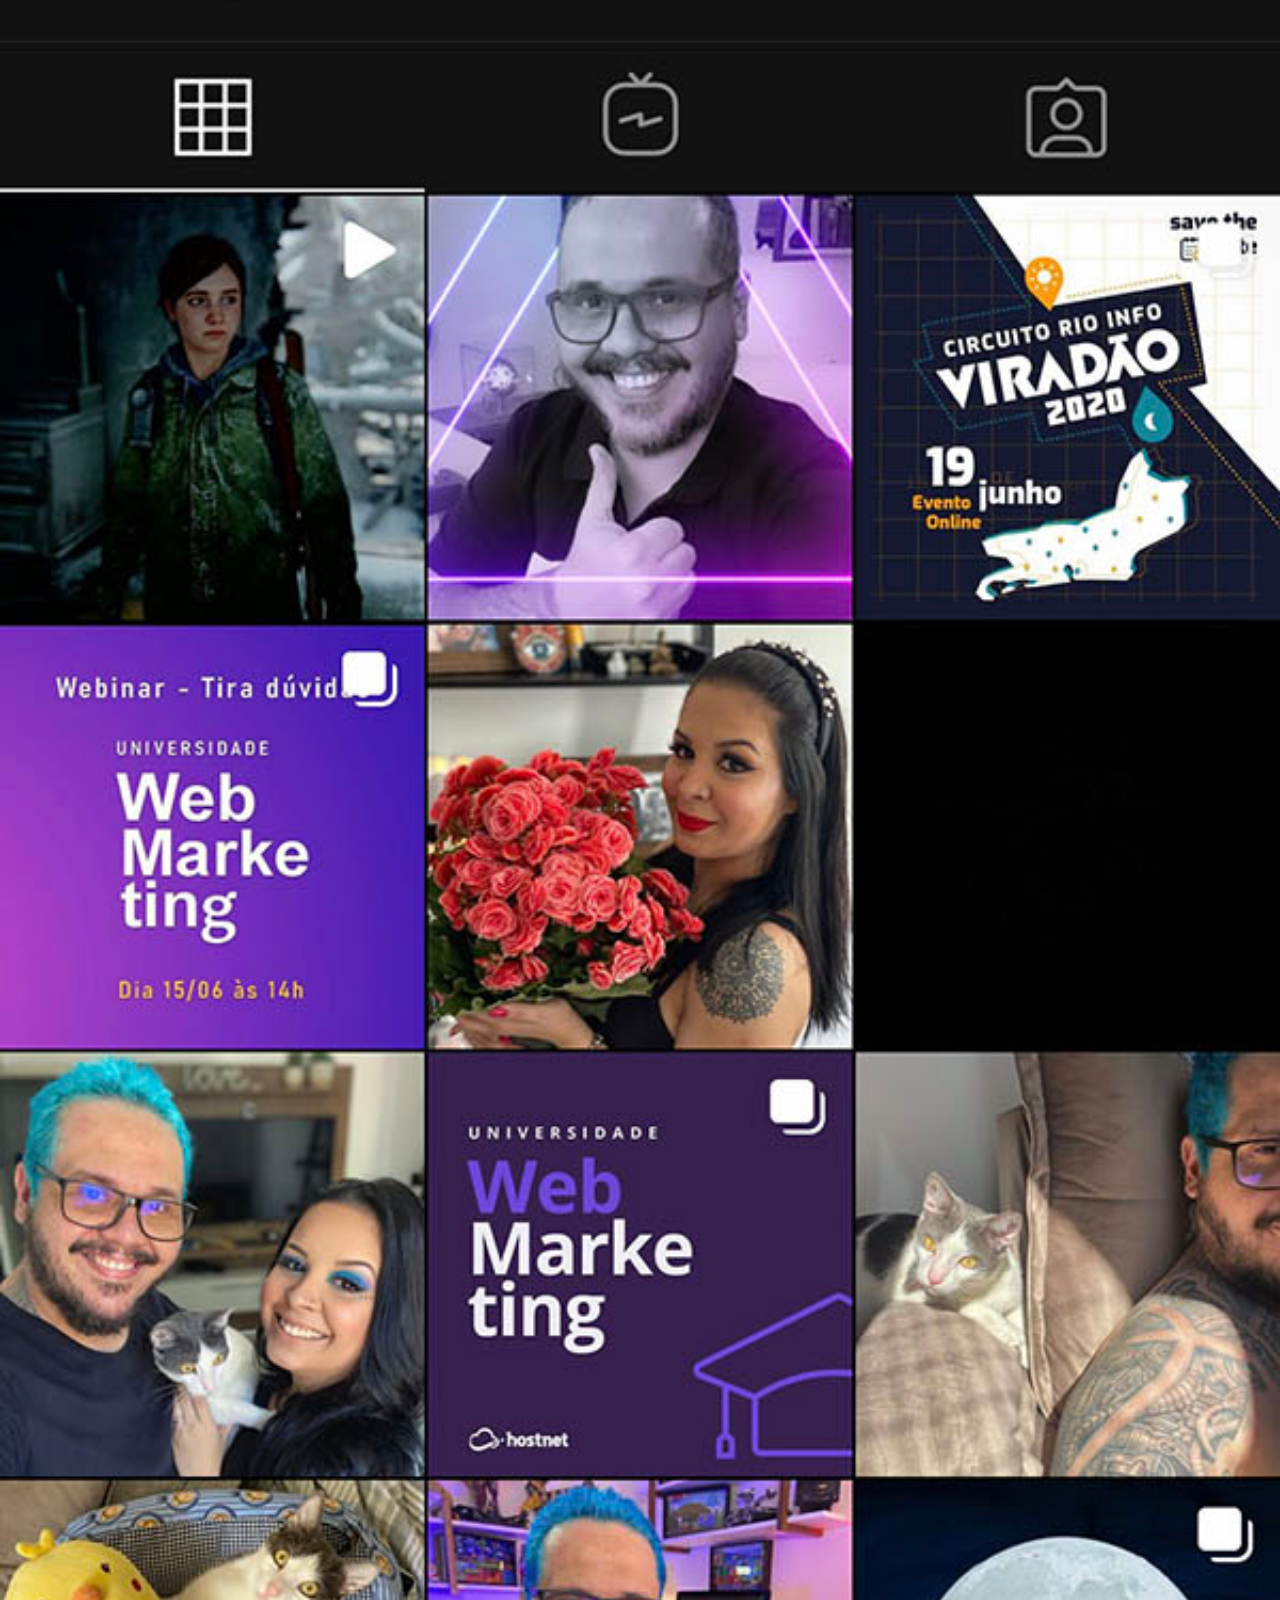
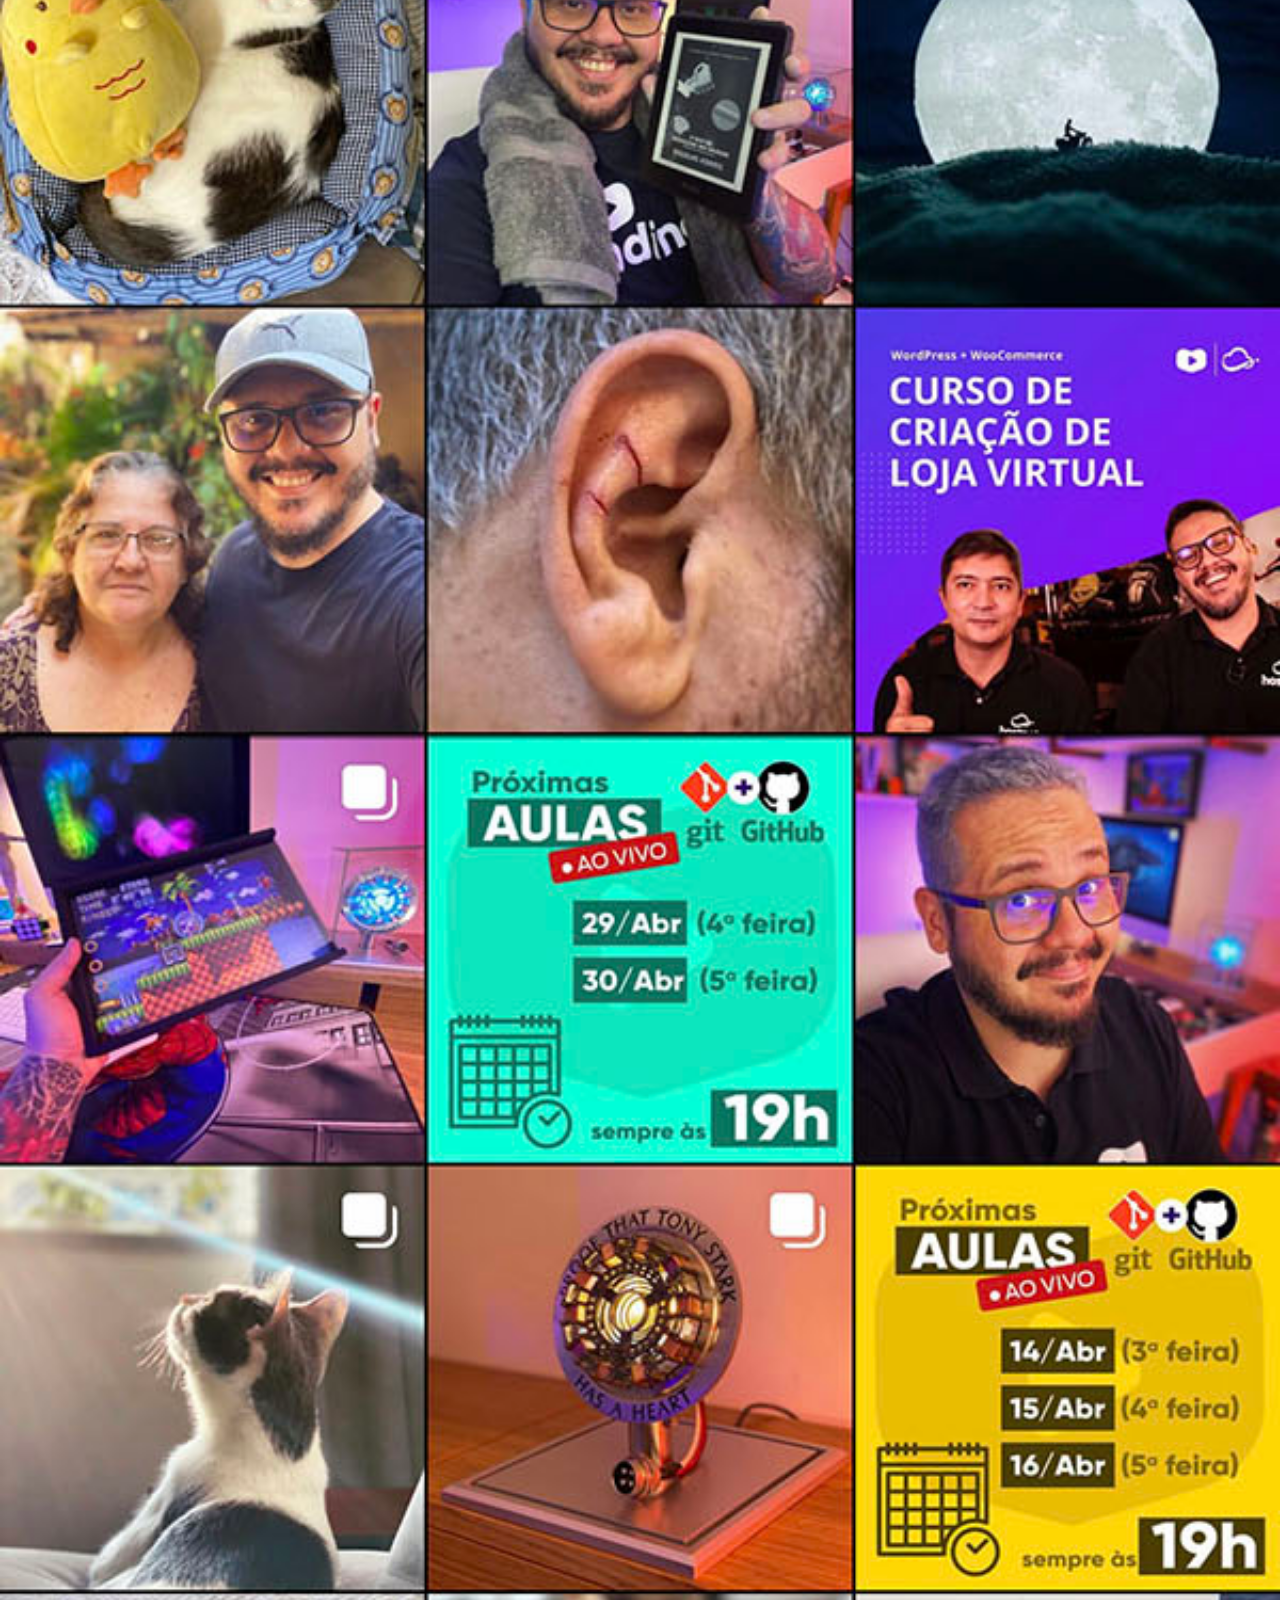
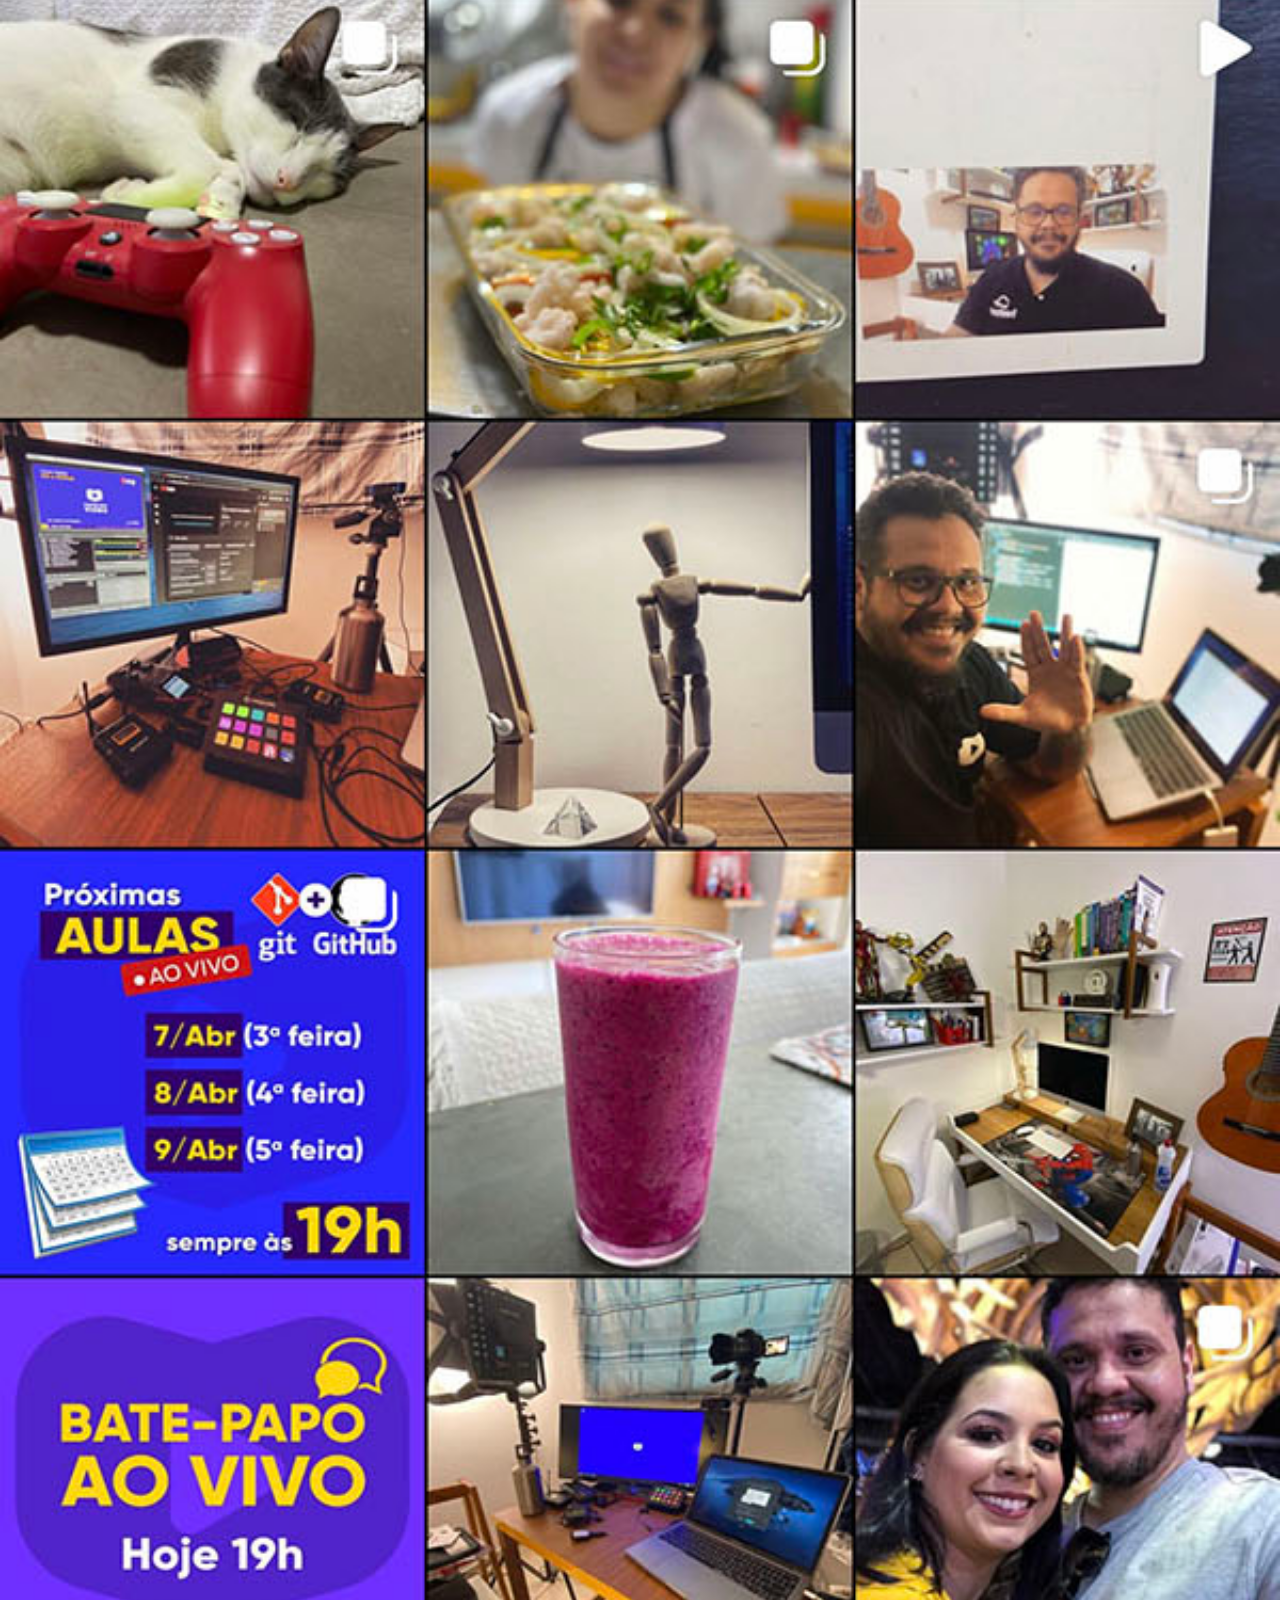
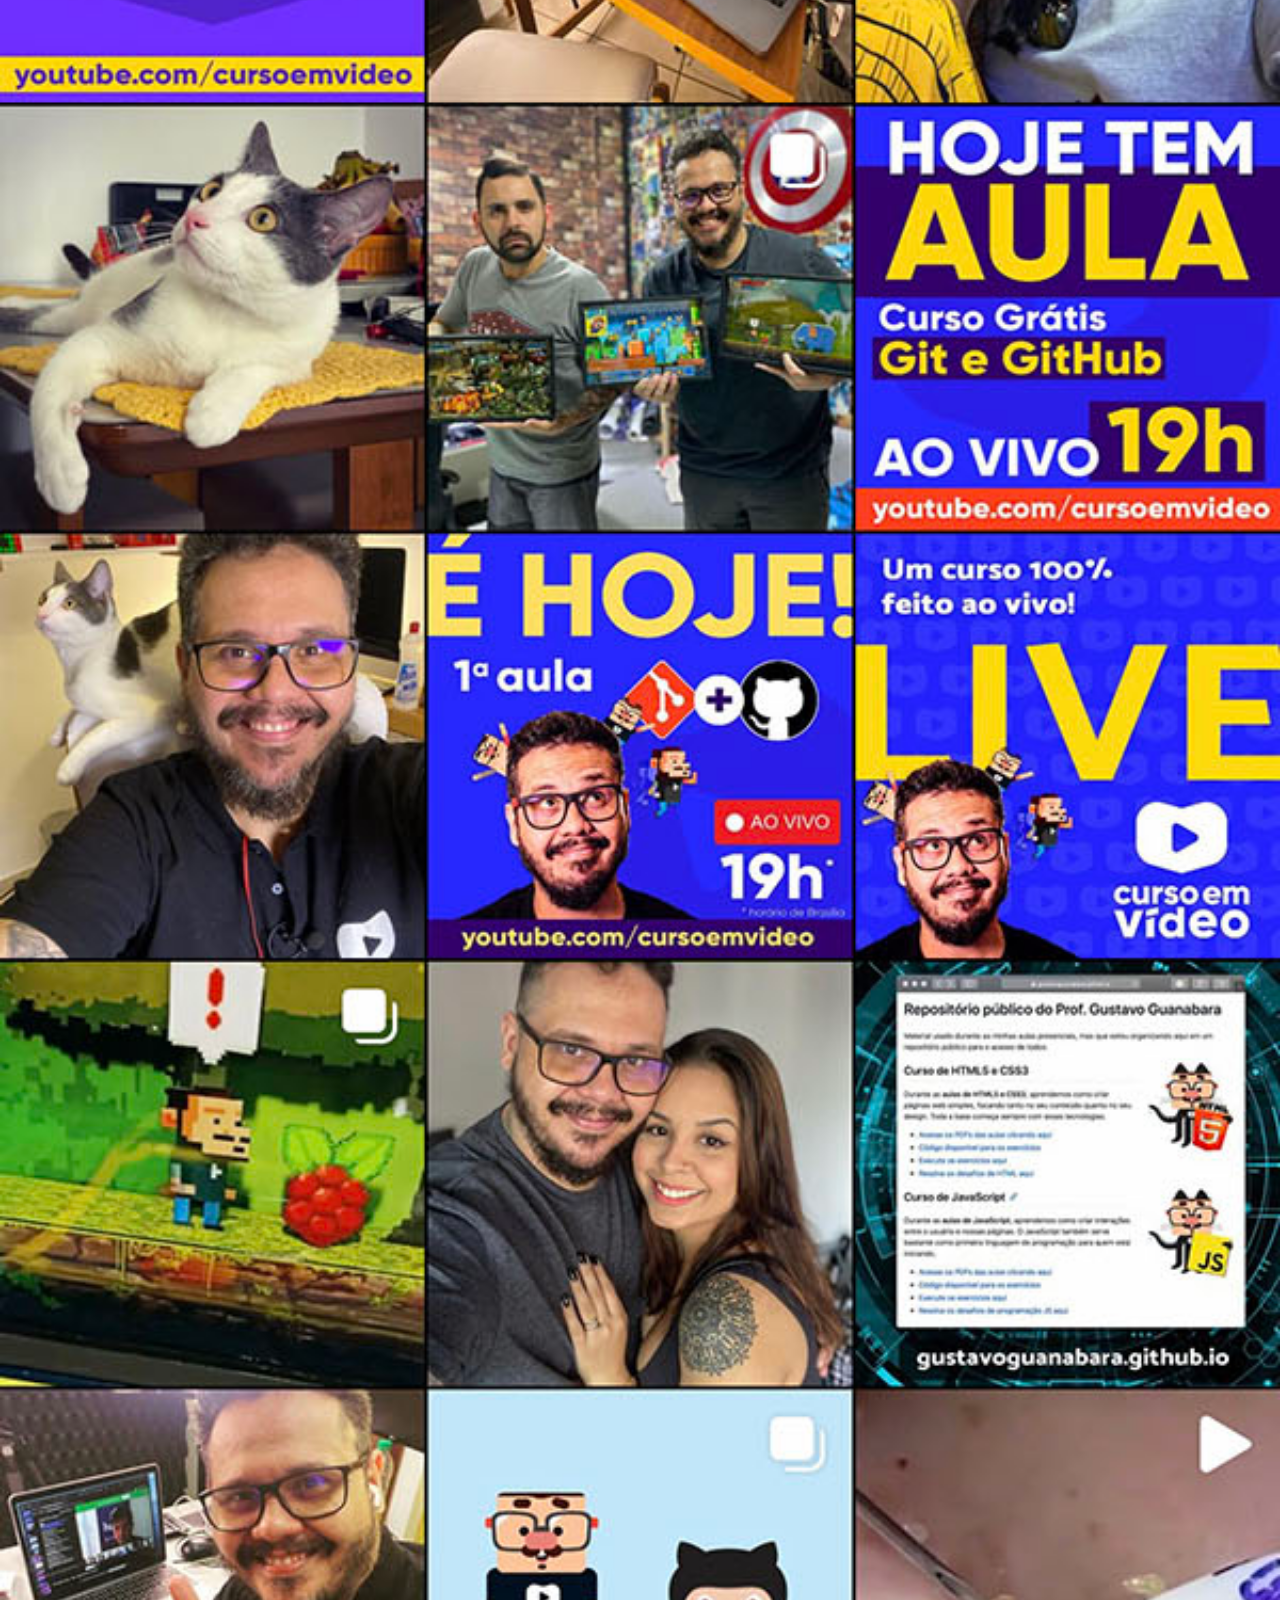
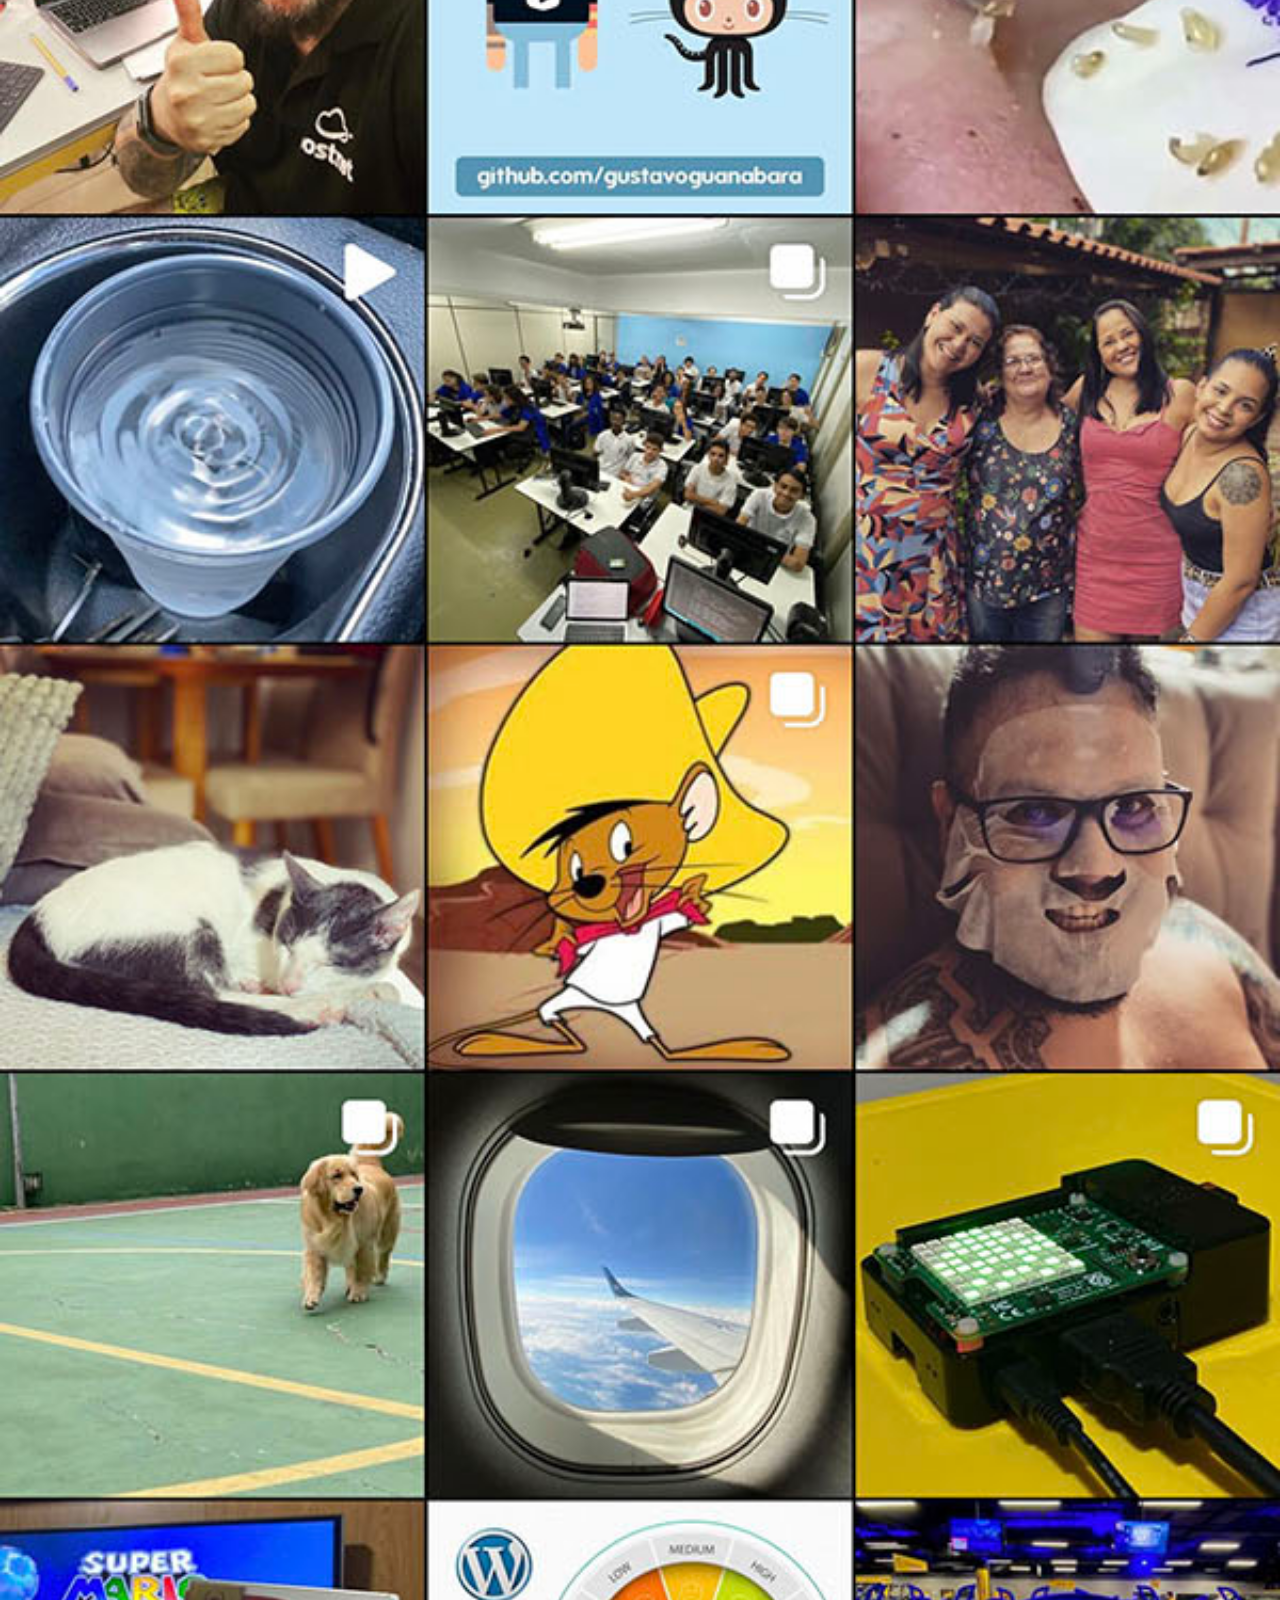
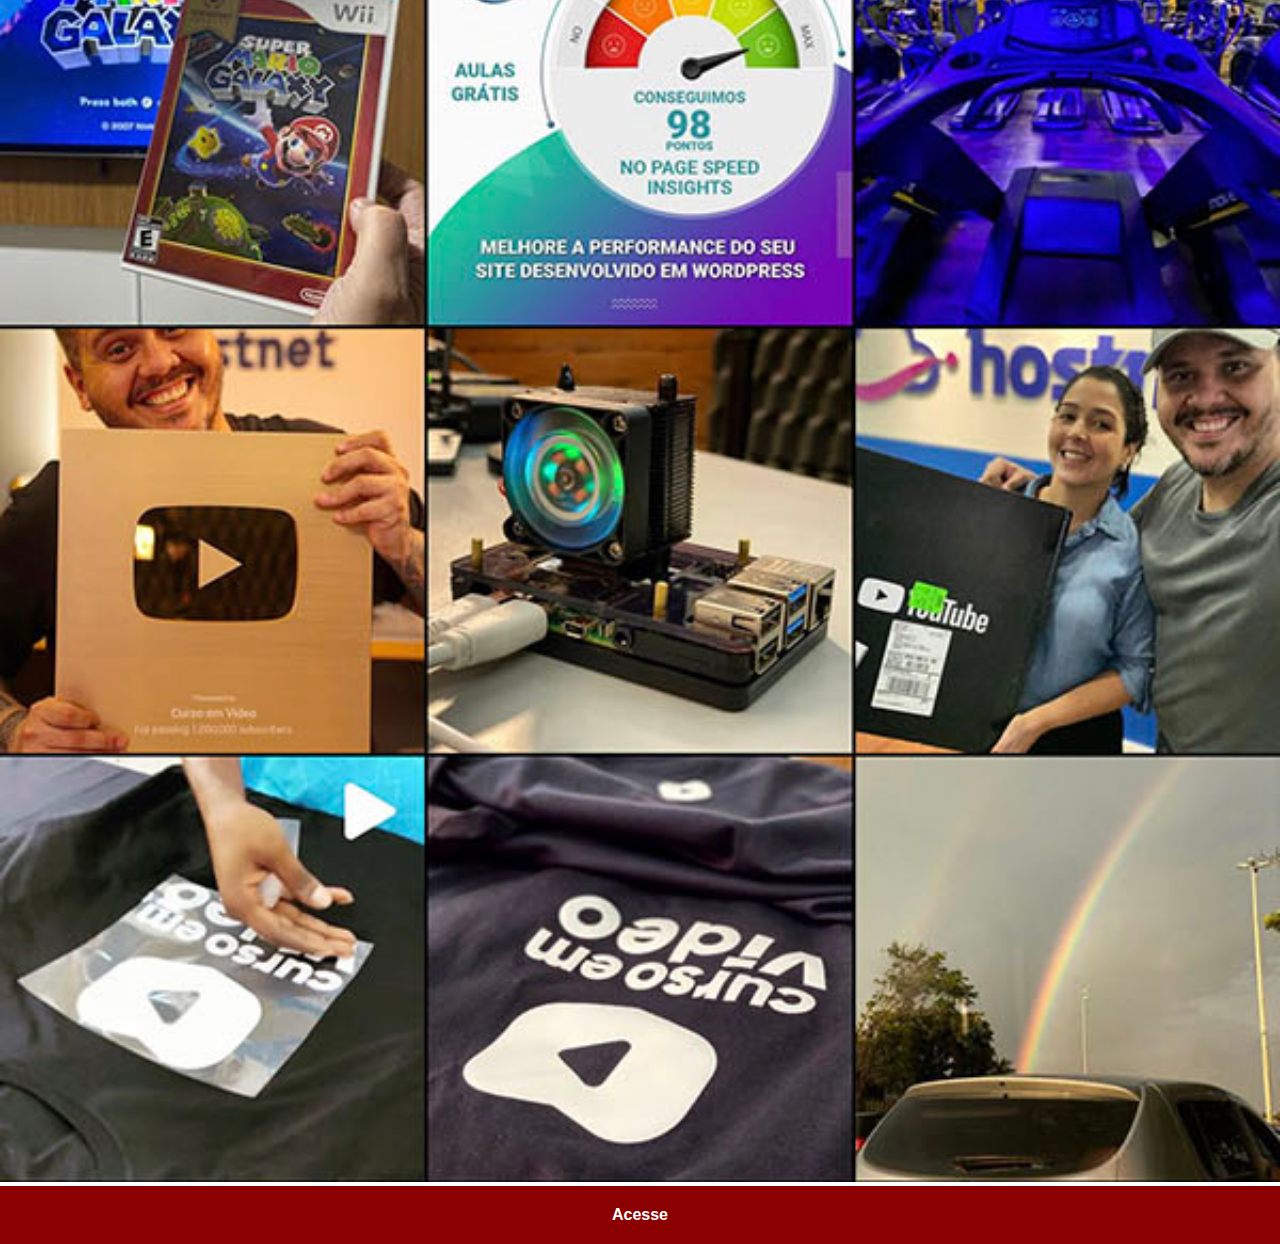
<file: instagram.html>
<!DOCTYPE html>
<html lang="pt-br">
<head>
    <meta charset="UTF-8">
    <meta http-equiv="X-UA-Compatible" content="IE=edge">
    <meta name="viewport" content="width=device-width, initial-scale=1.0">
    <link rel="stylesheet" href="estilos/social.css">
    <title>Instagram</title>
</head>
<body>
    <img src="imagens/tela-instagram.jpg" alt="instagram">
    <a href="https://www.instagram.com/gustavoguanabara/" target="_blank">Acesse</a>
</body>
</html>
</file>
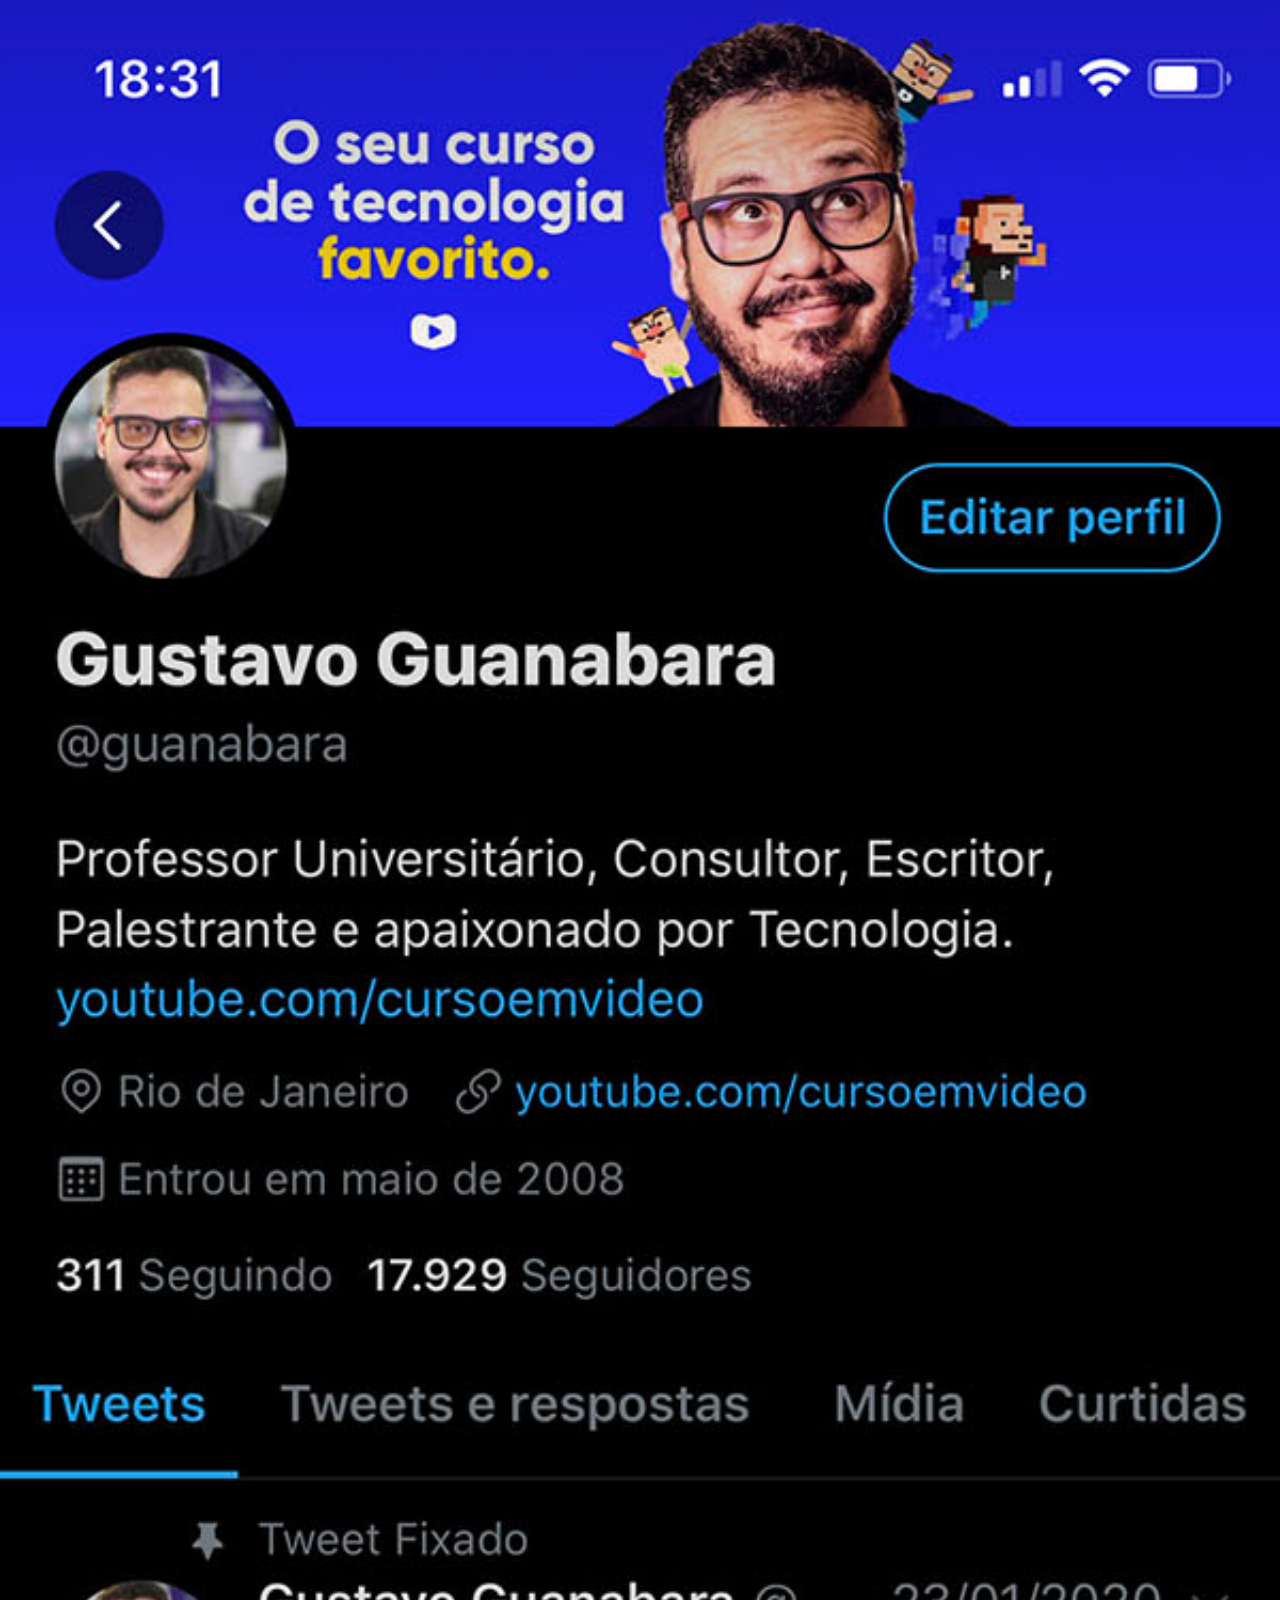
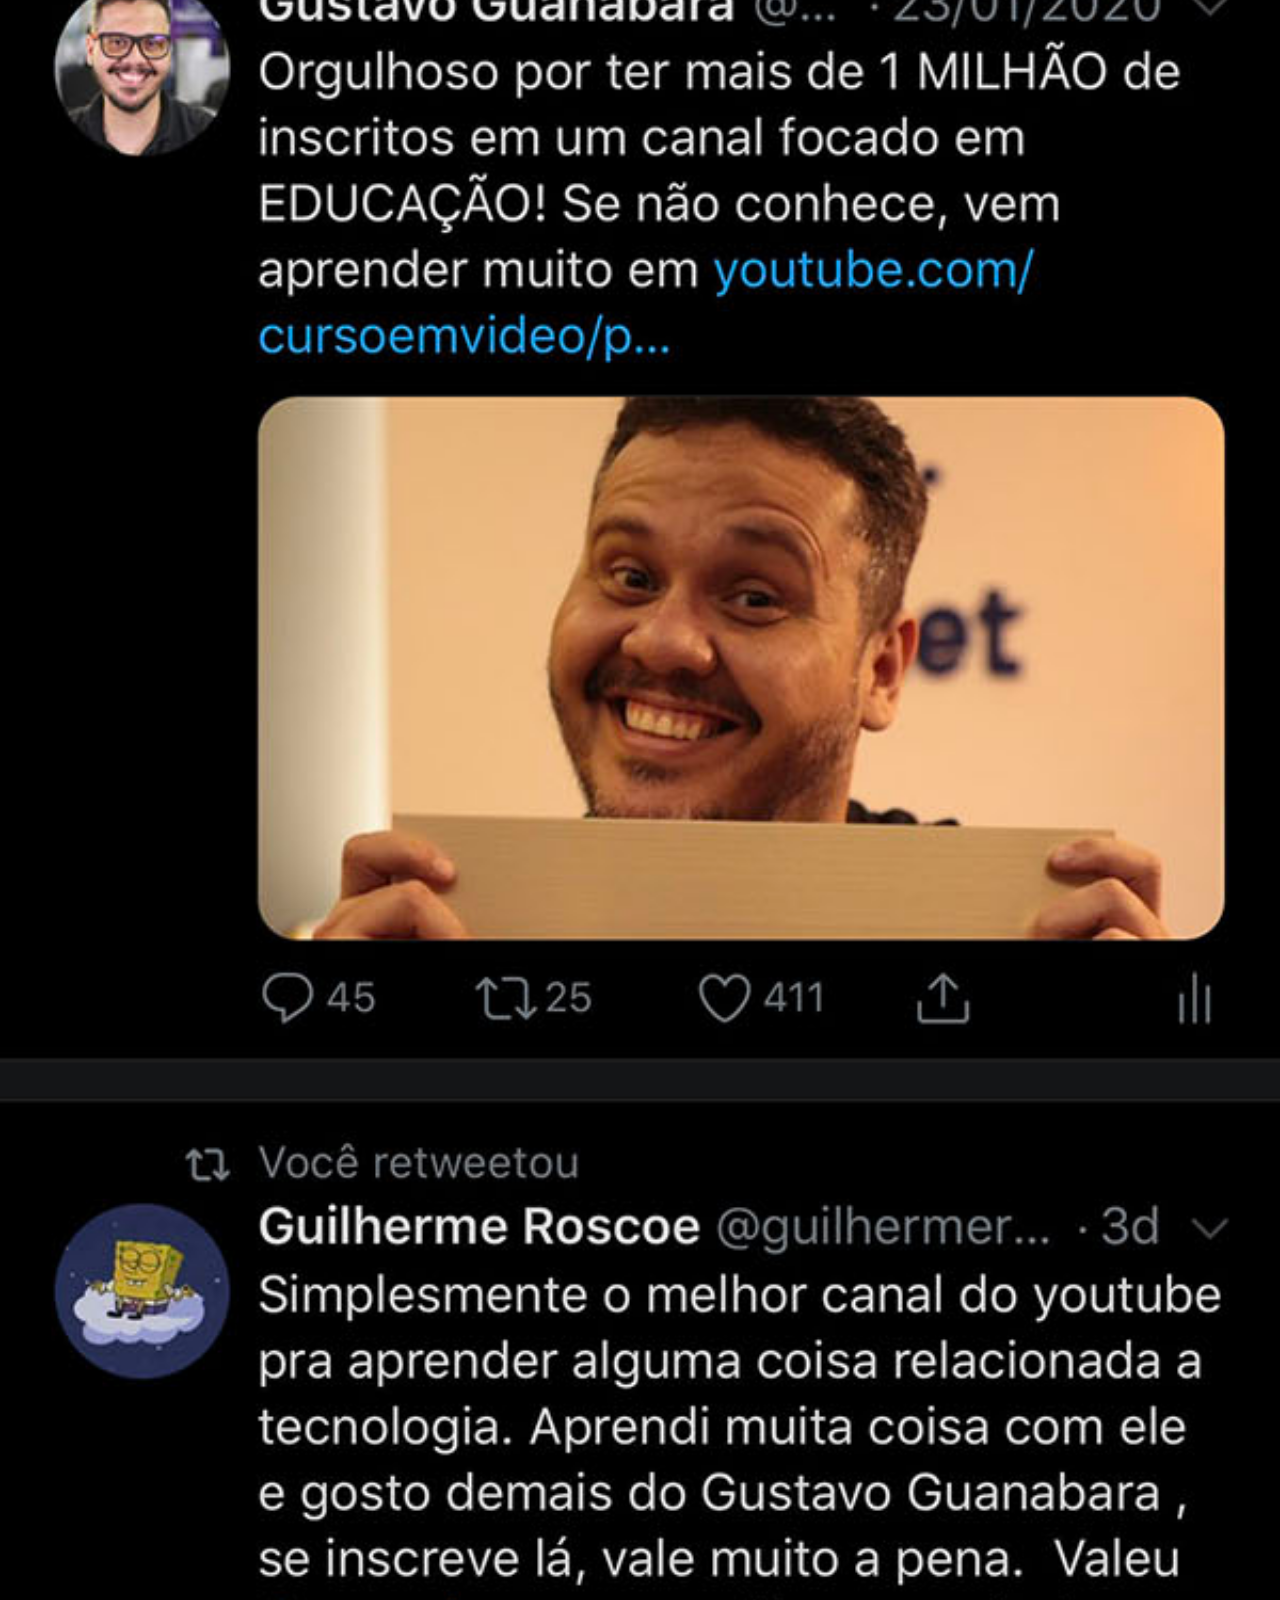
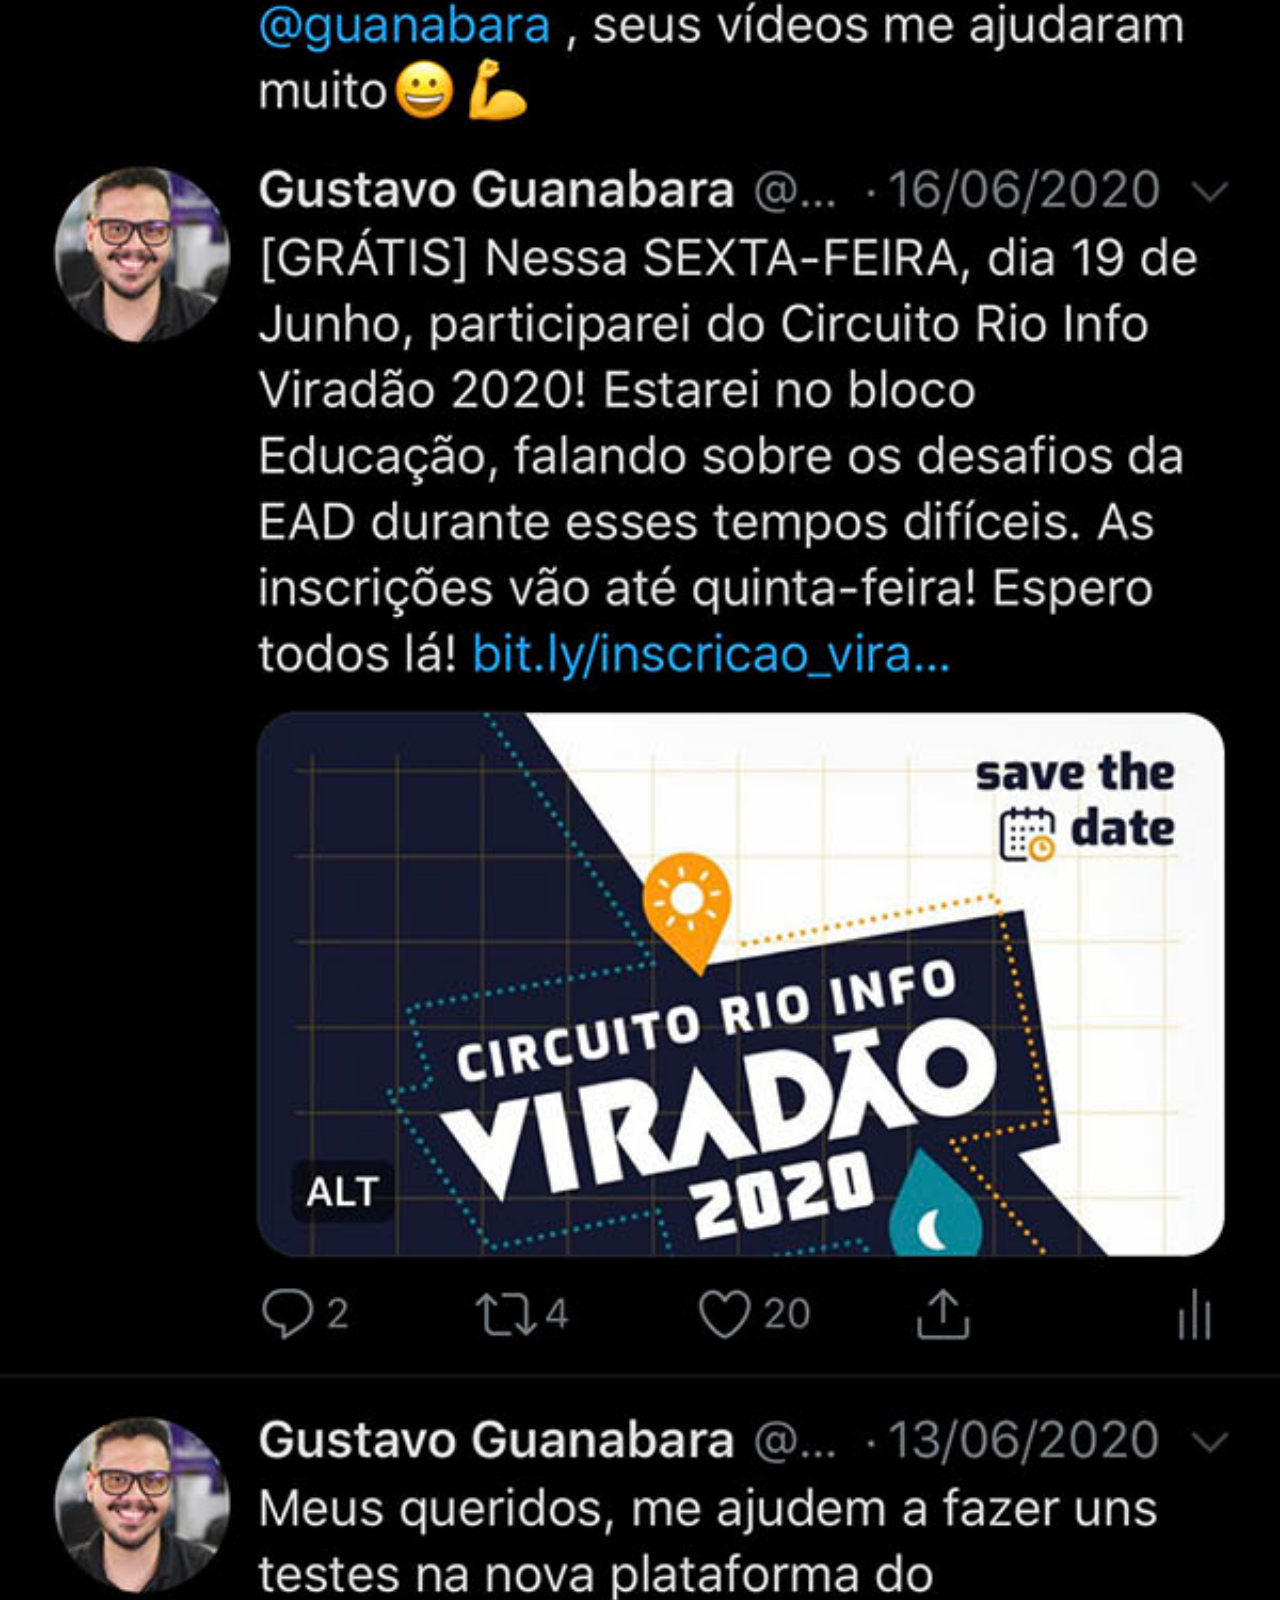
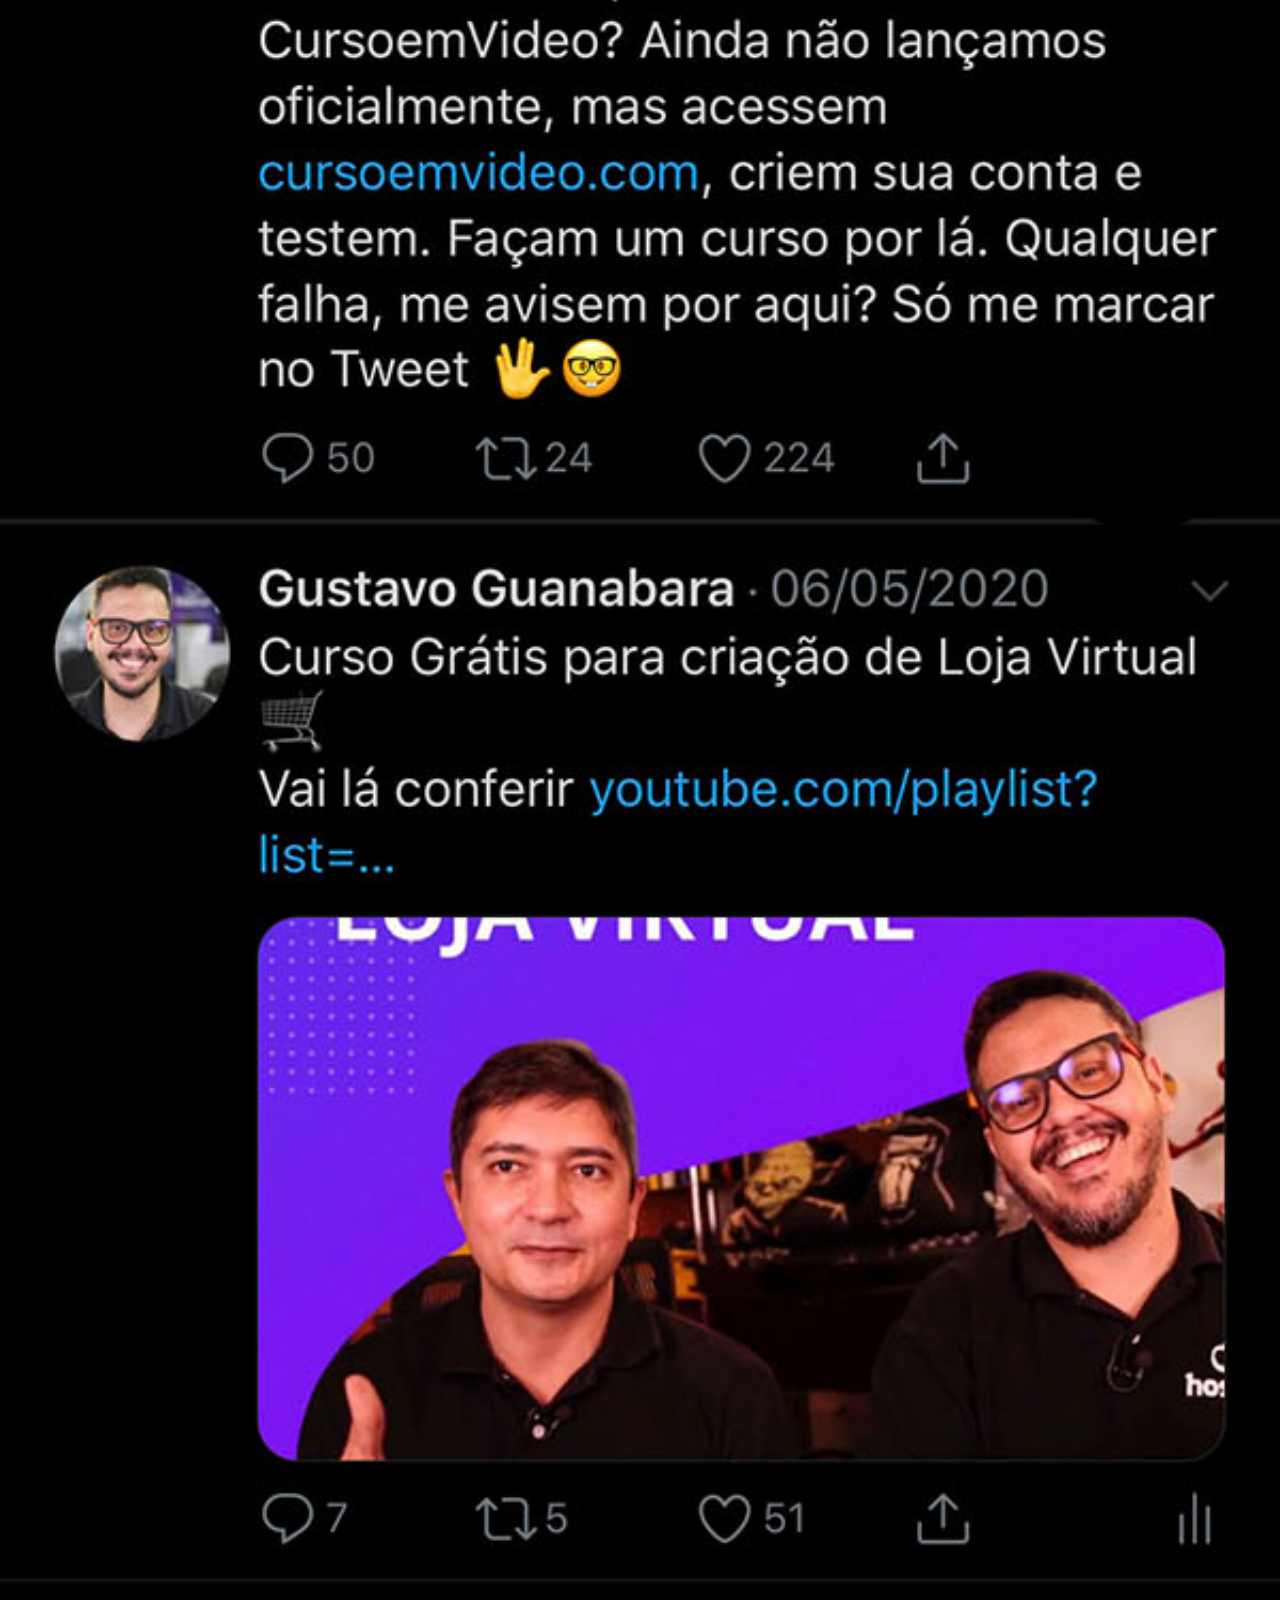
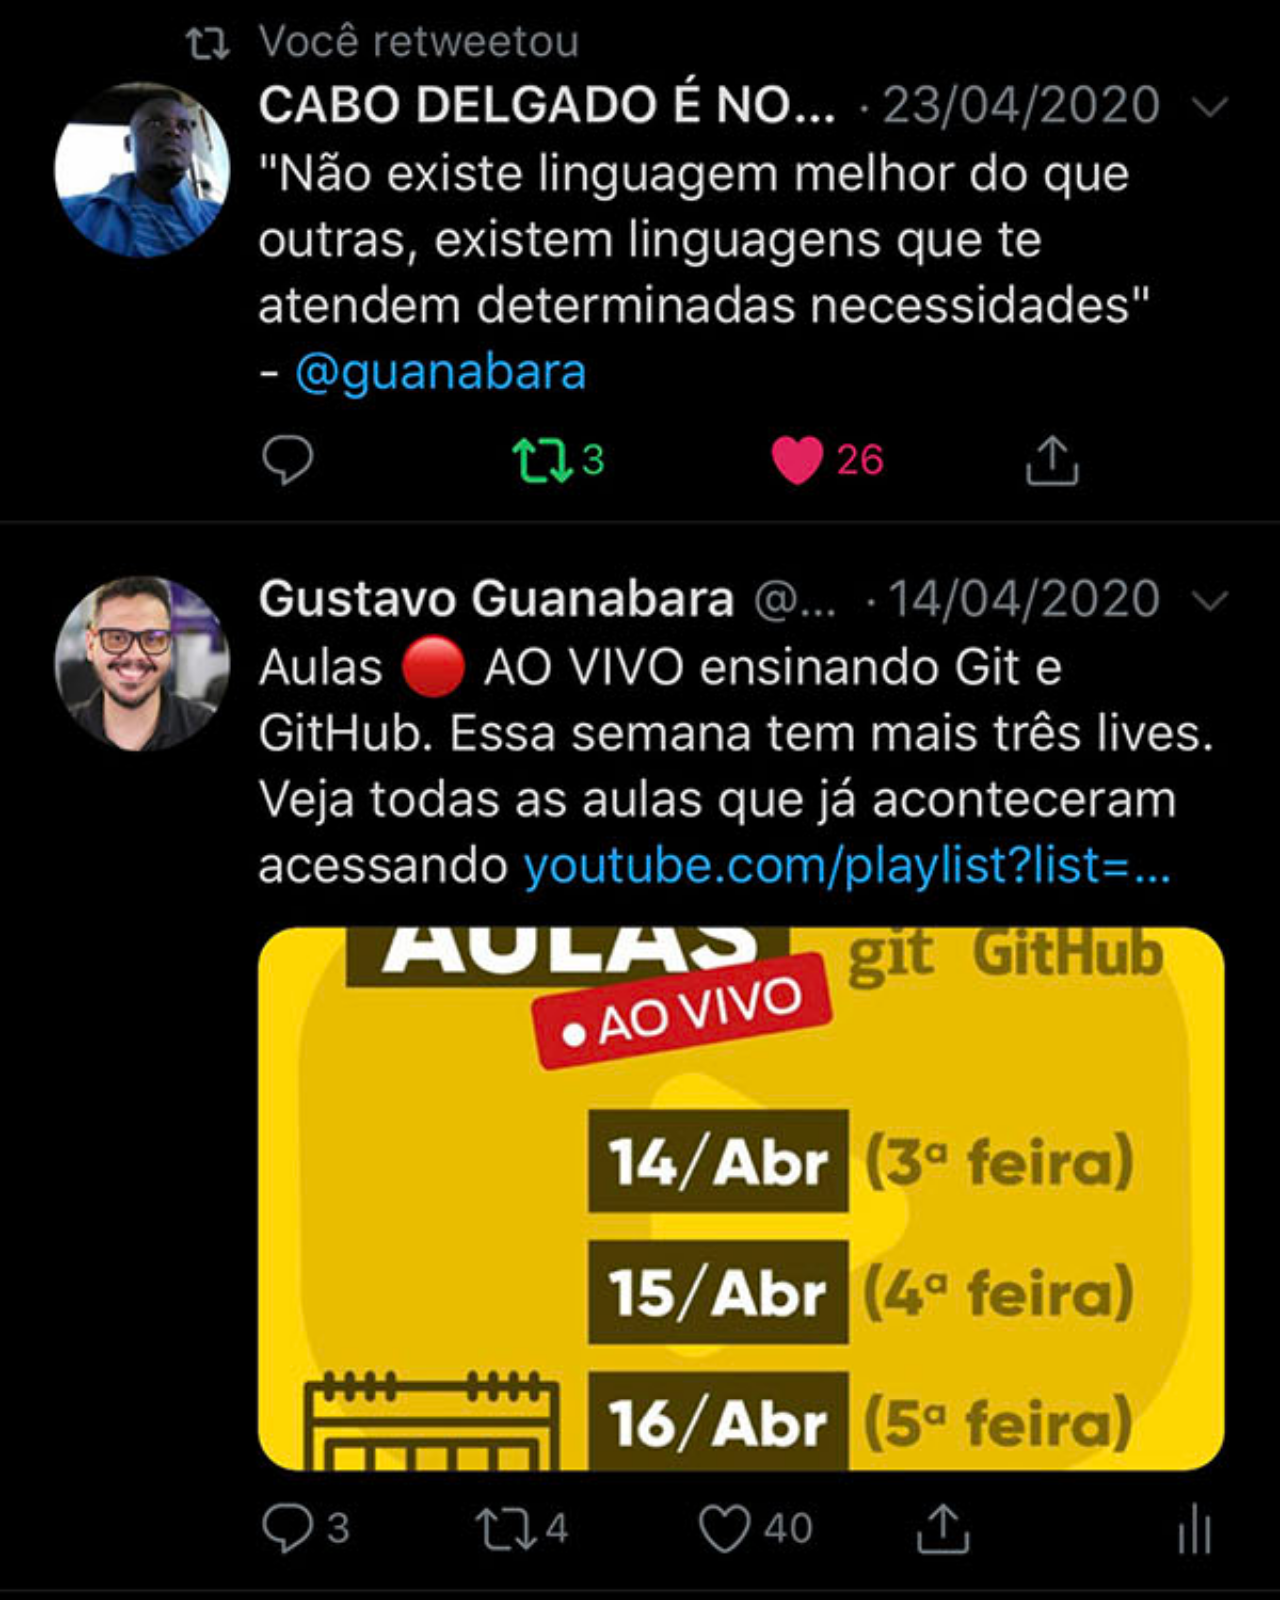
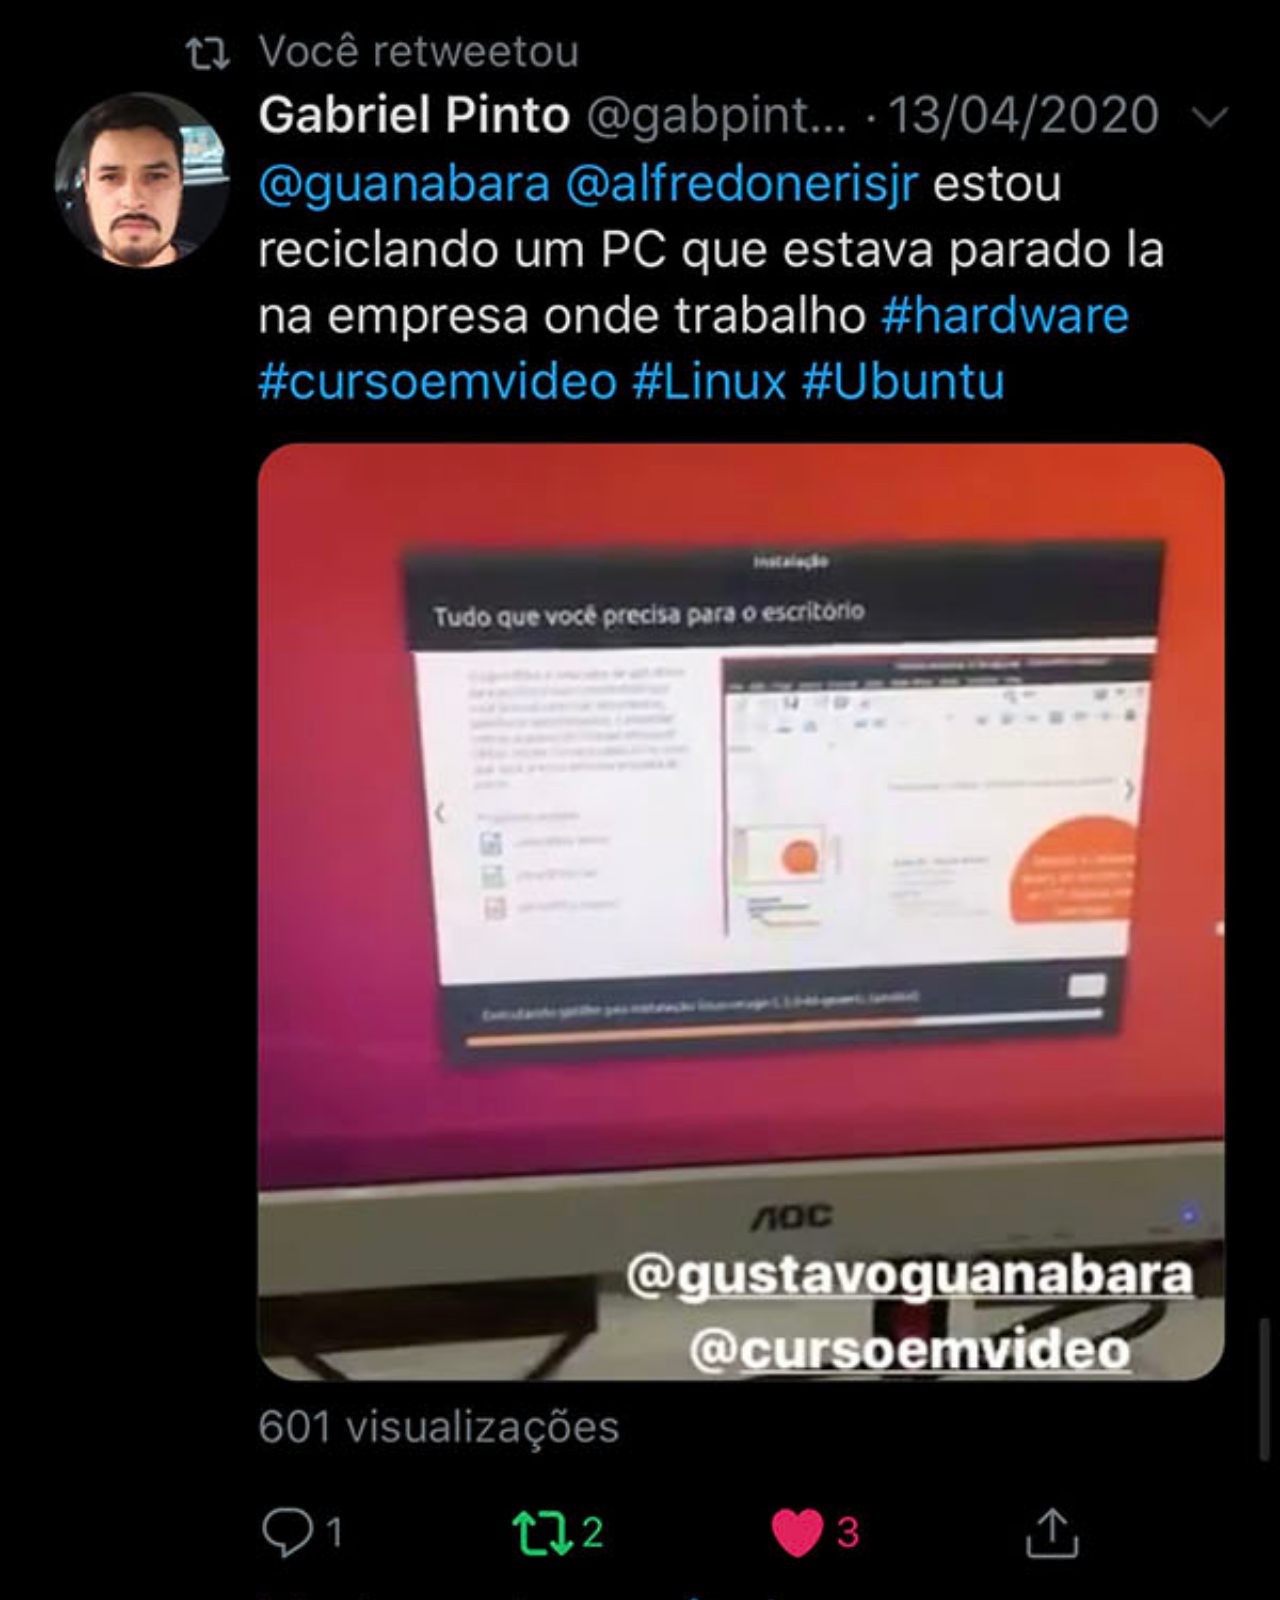
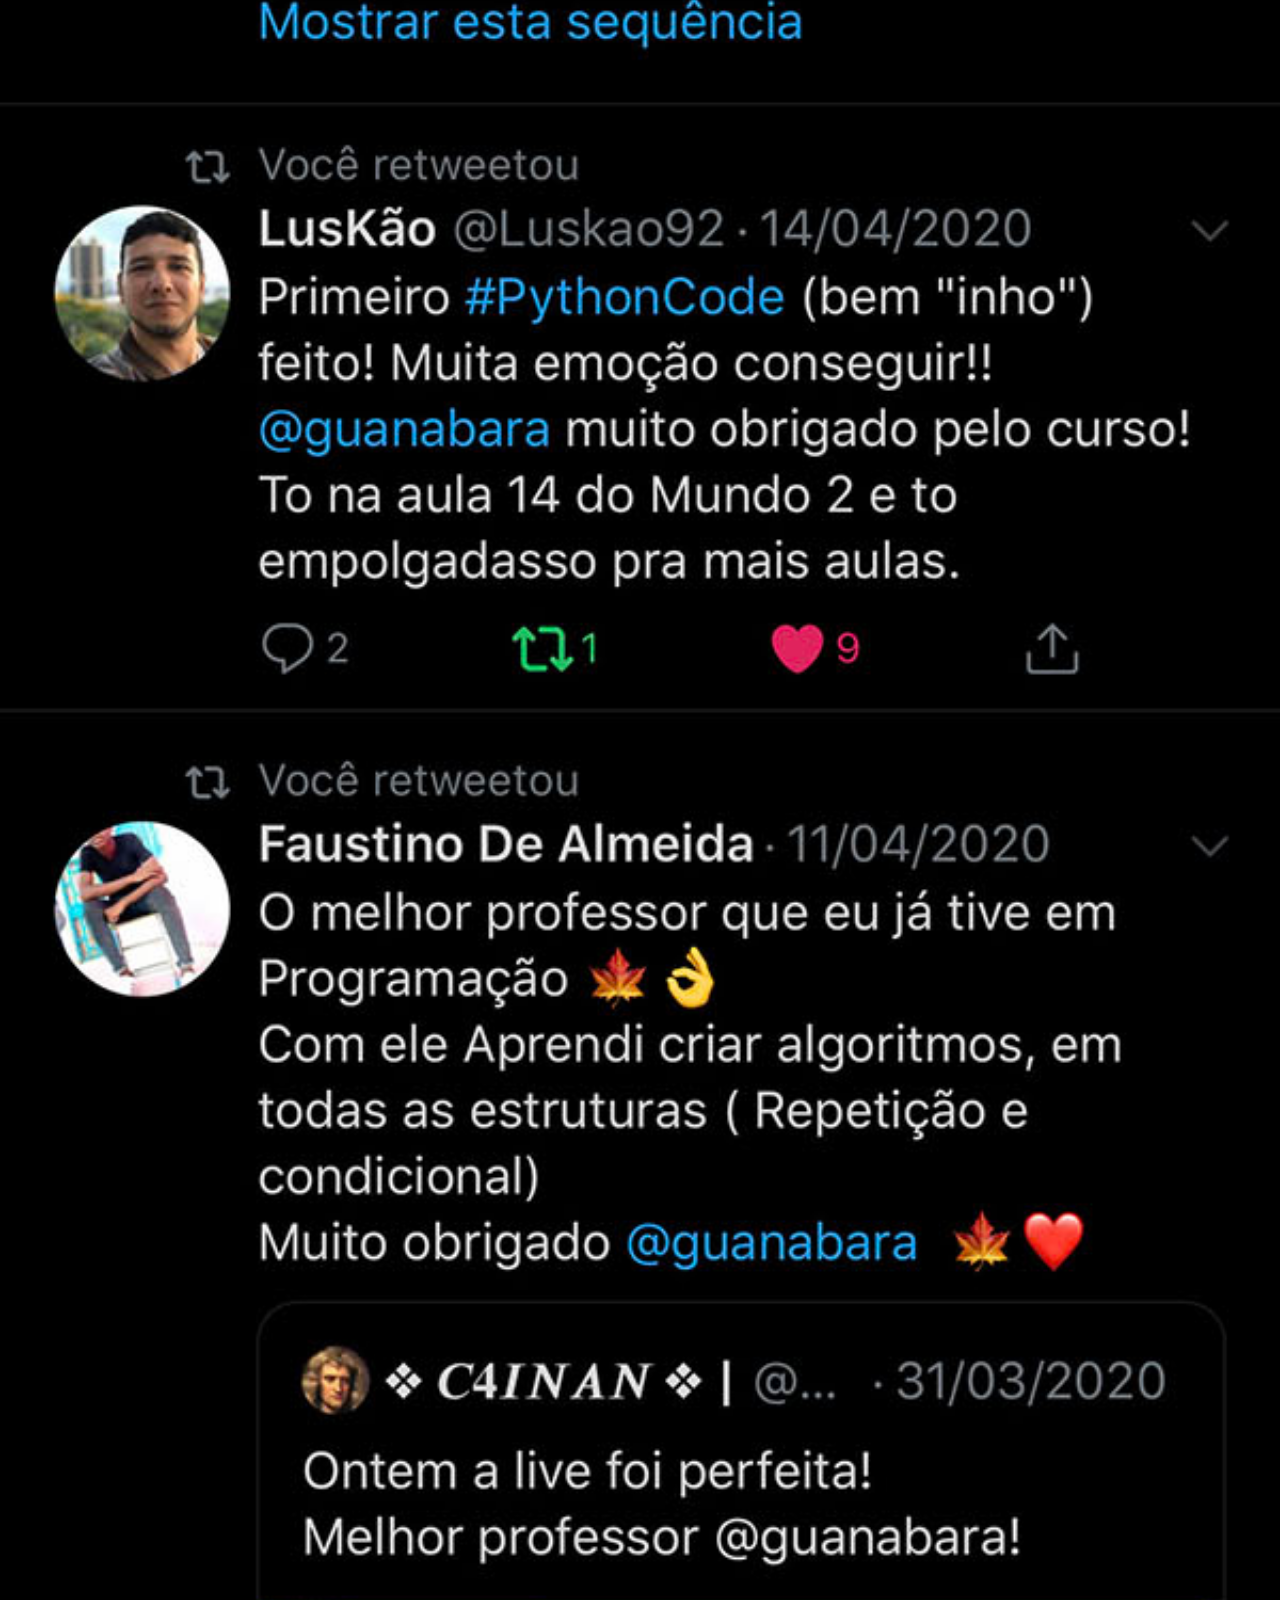
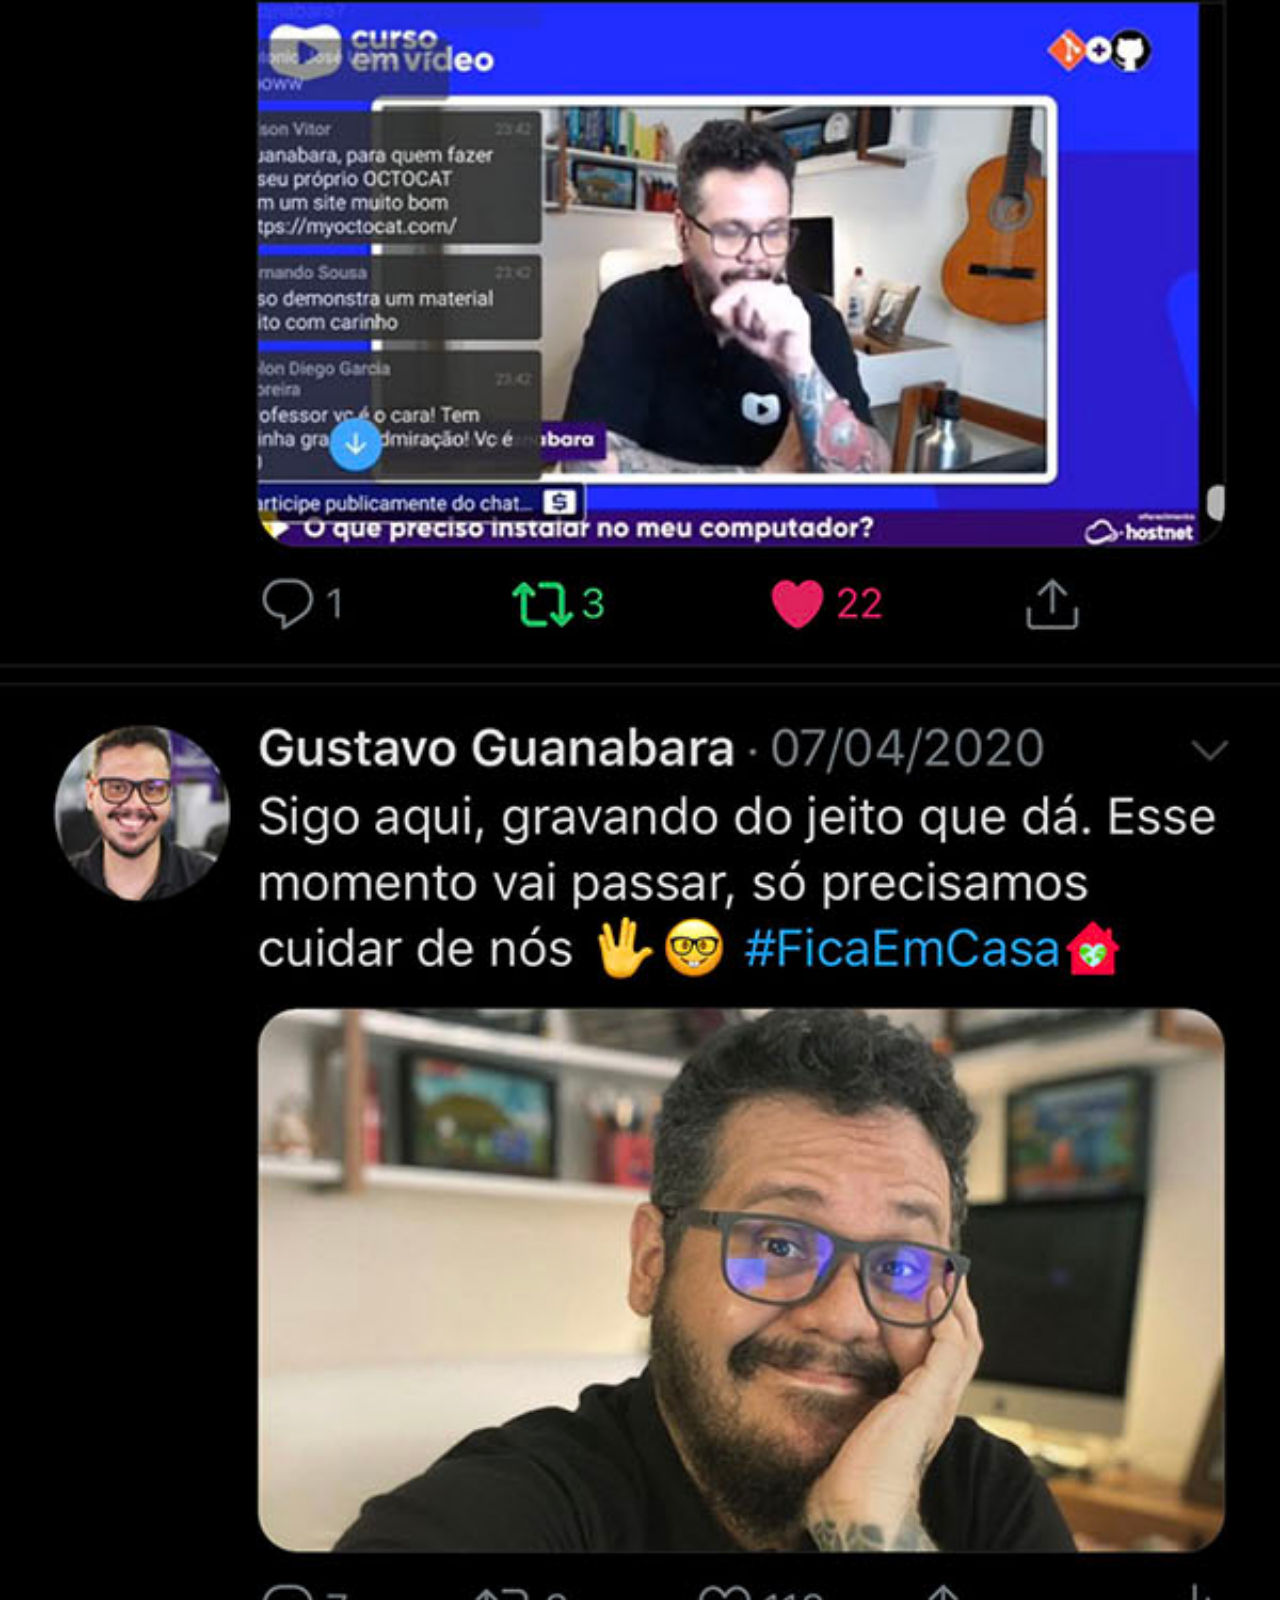
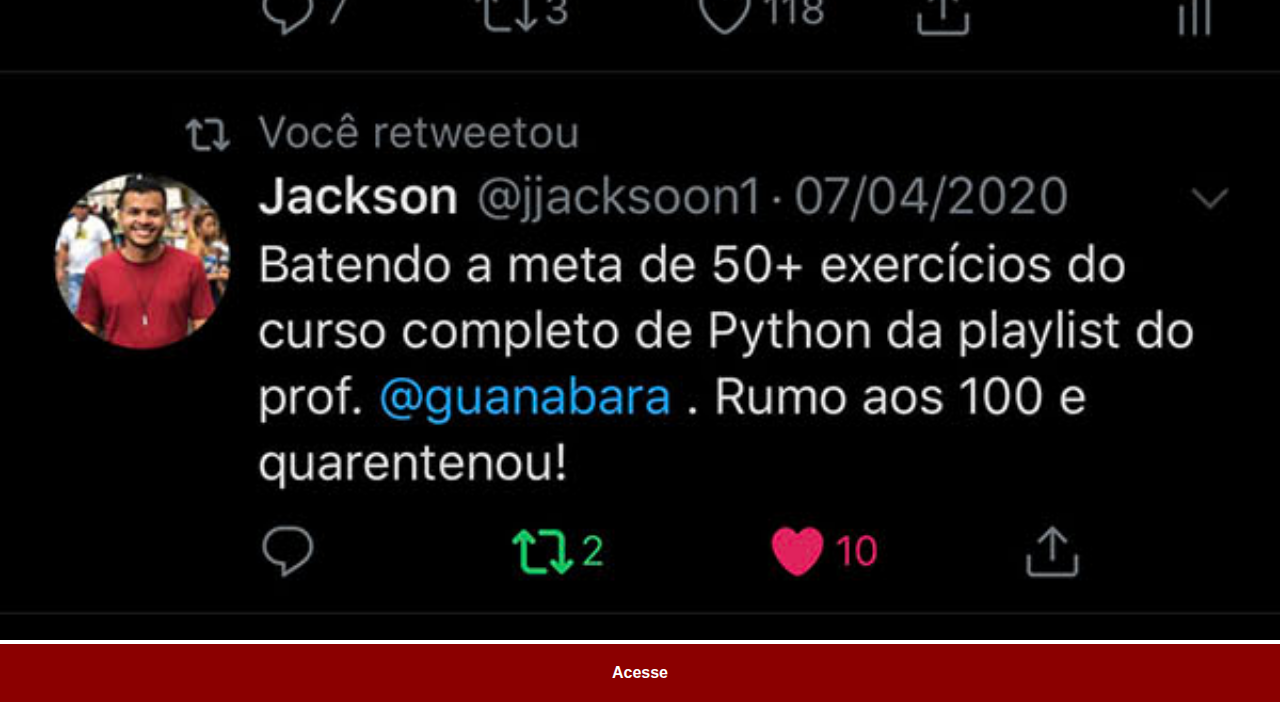
<file: twitter.html>
<!DOCTYPE html>
<html lang="en">
<head>
    <meta charset="UTF-8">
    <meta http-equiv="X-UA-Compatible" content="IE=edge">
    <meta name="viewport" content="width=device-width, initial-scale=1.0">
    <link rel="stylesheet" href="estilos/social.css">
    <title>Twitter</title>
</head>
<body>
    <img src="imagens/tela-twitter.jpg" alt="twitter">
    <a href="https://twitter.com/guanabara" target="_blank">Acesse</a>
</body>
</html>
</file>
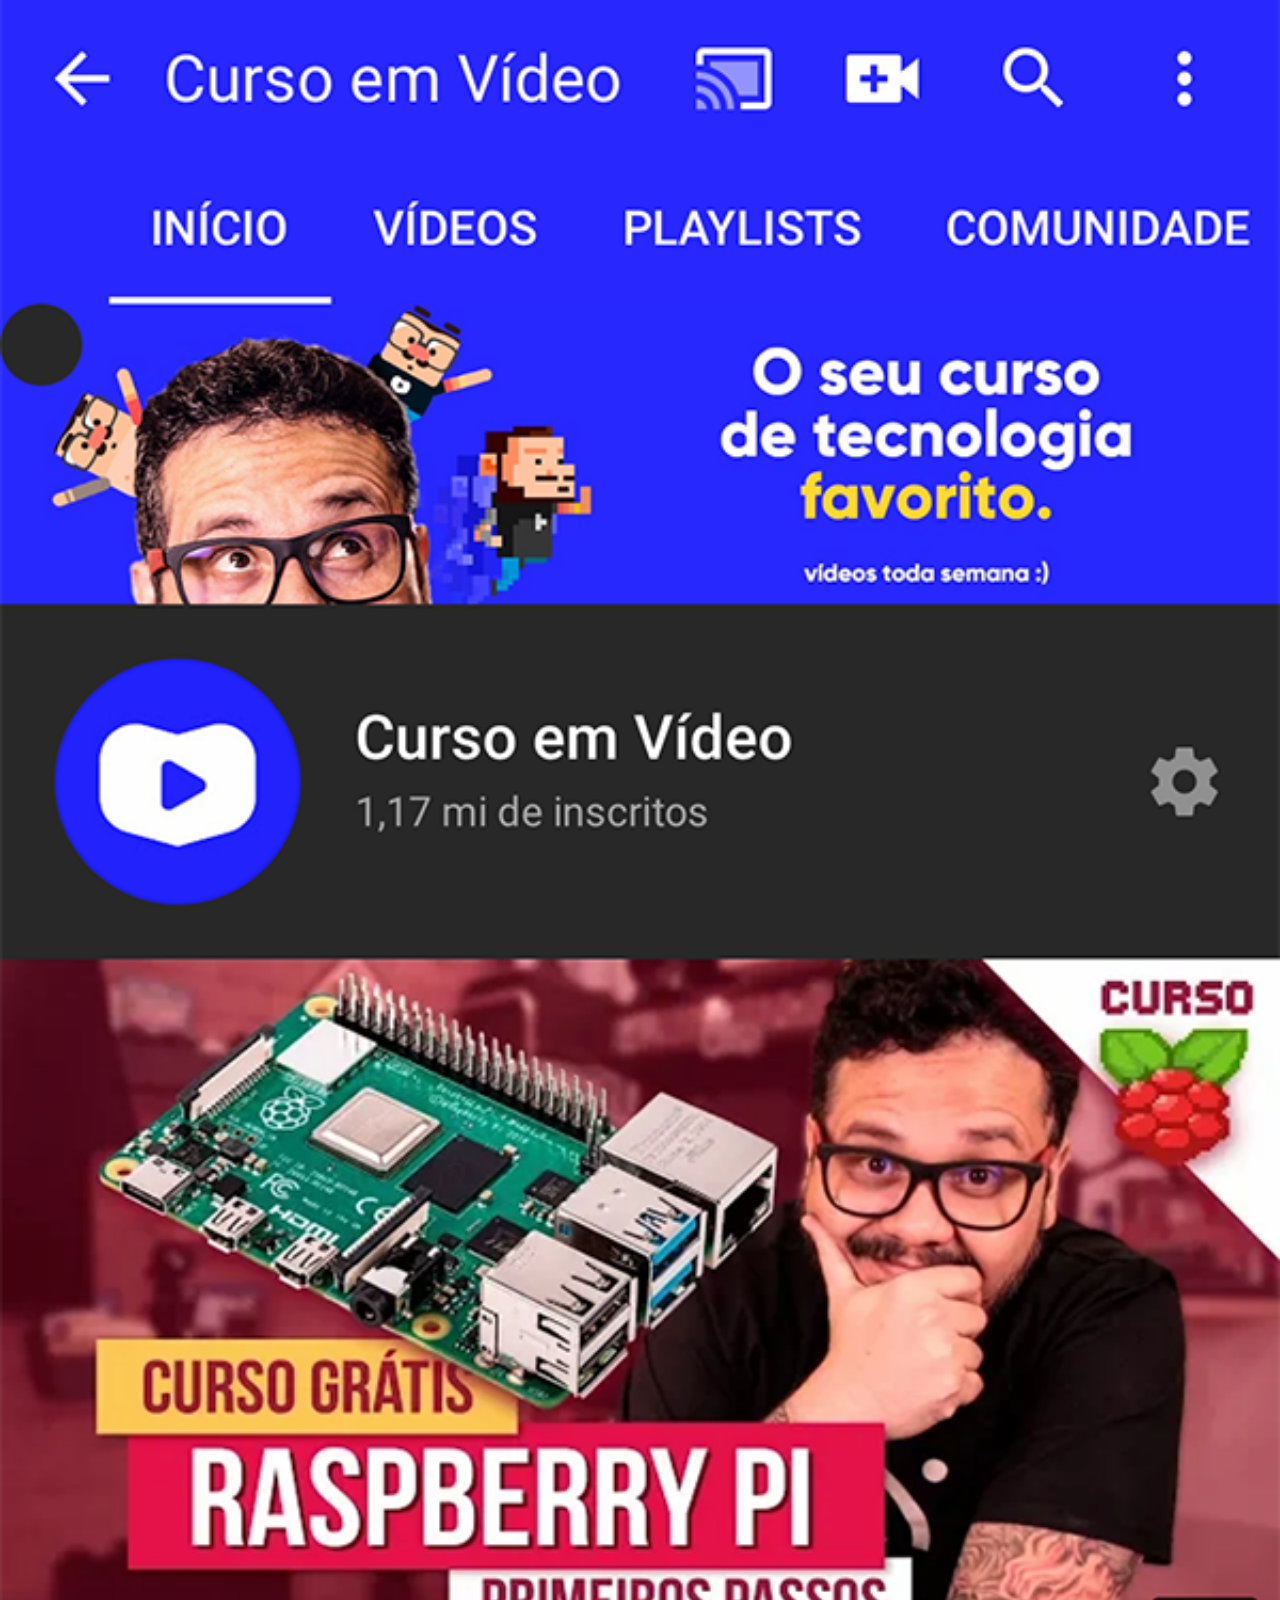
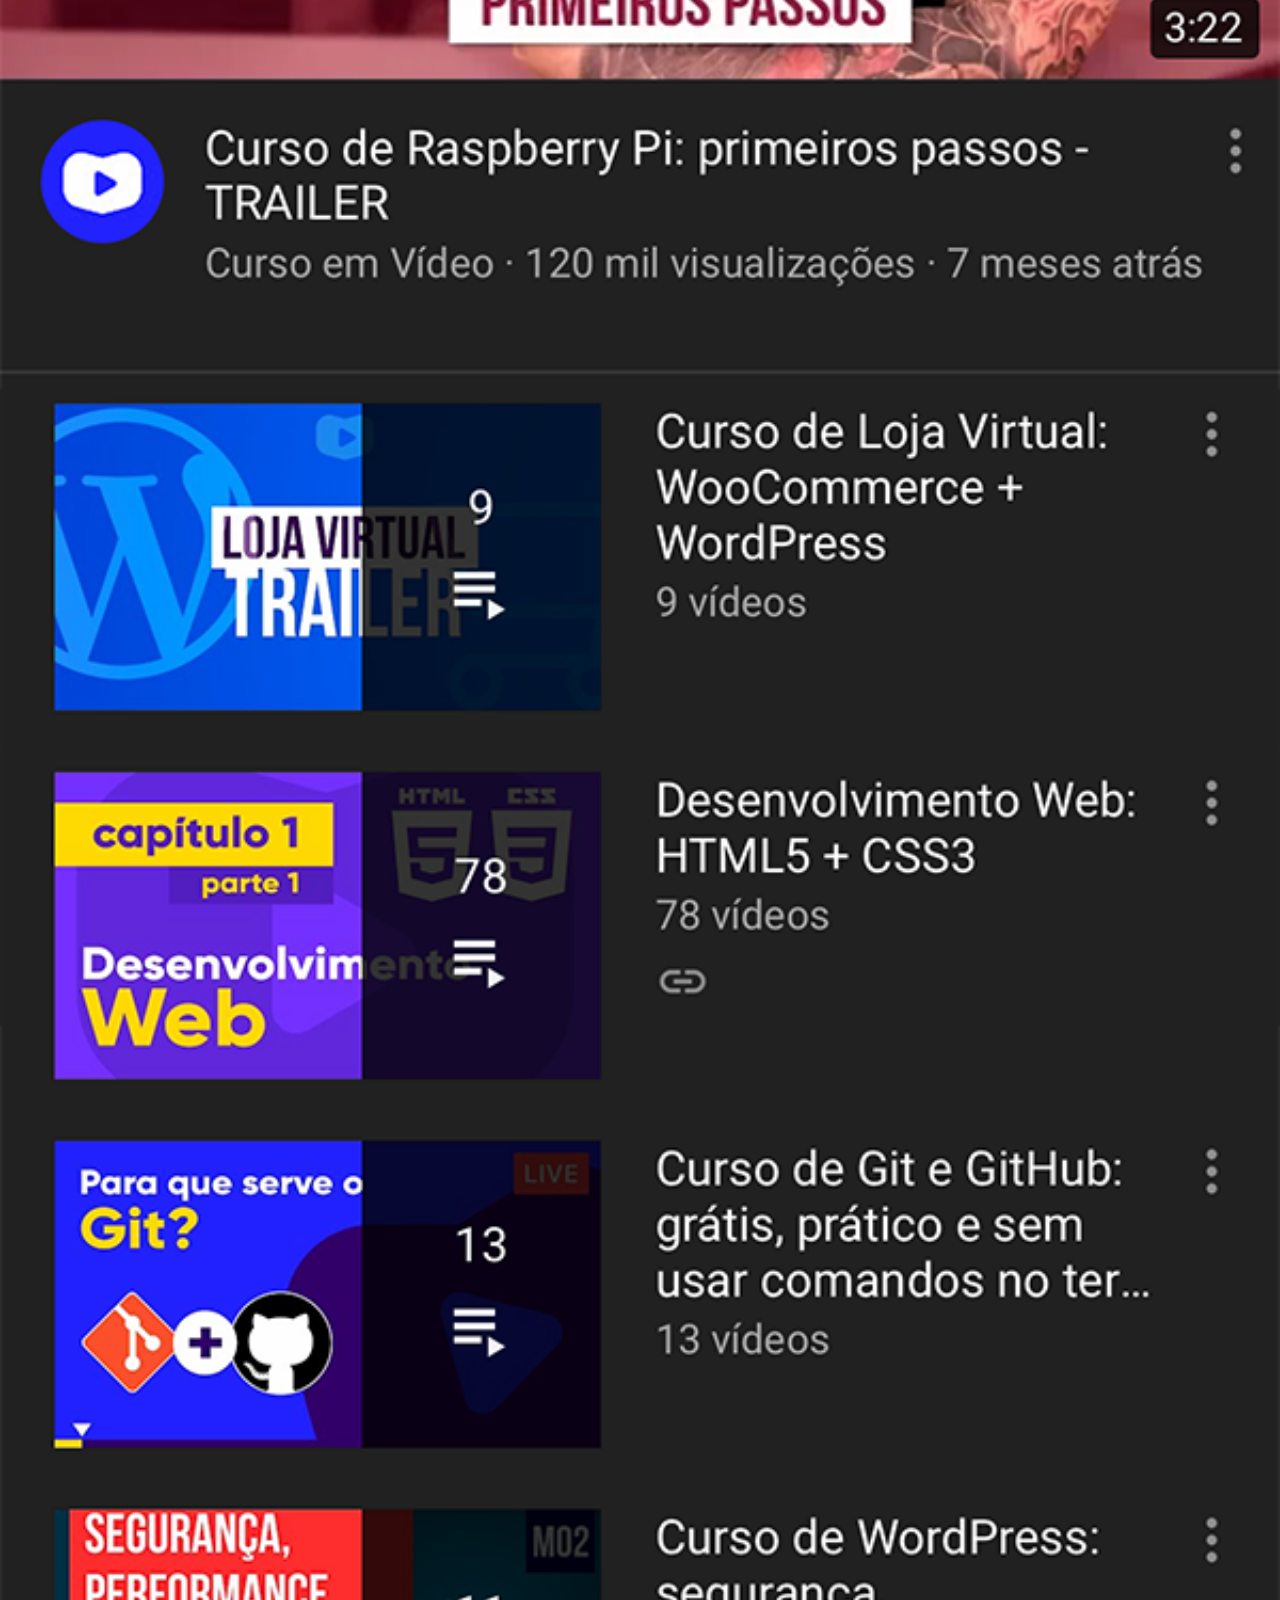
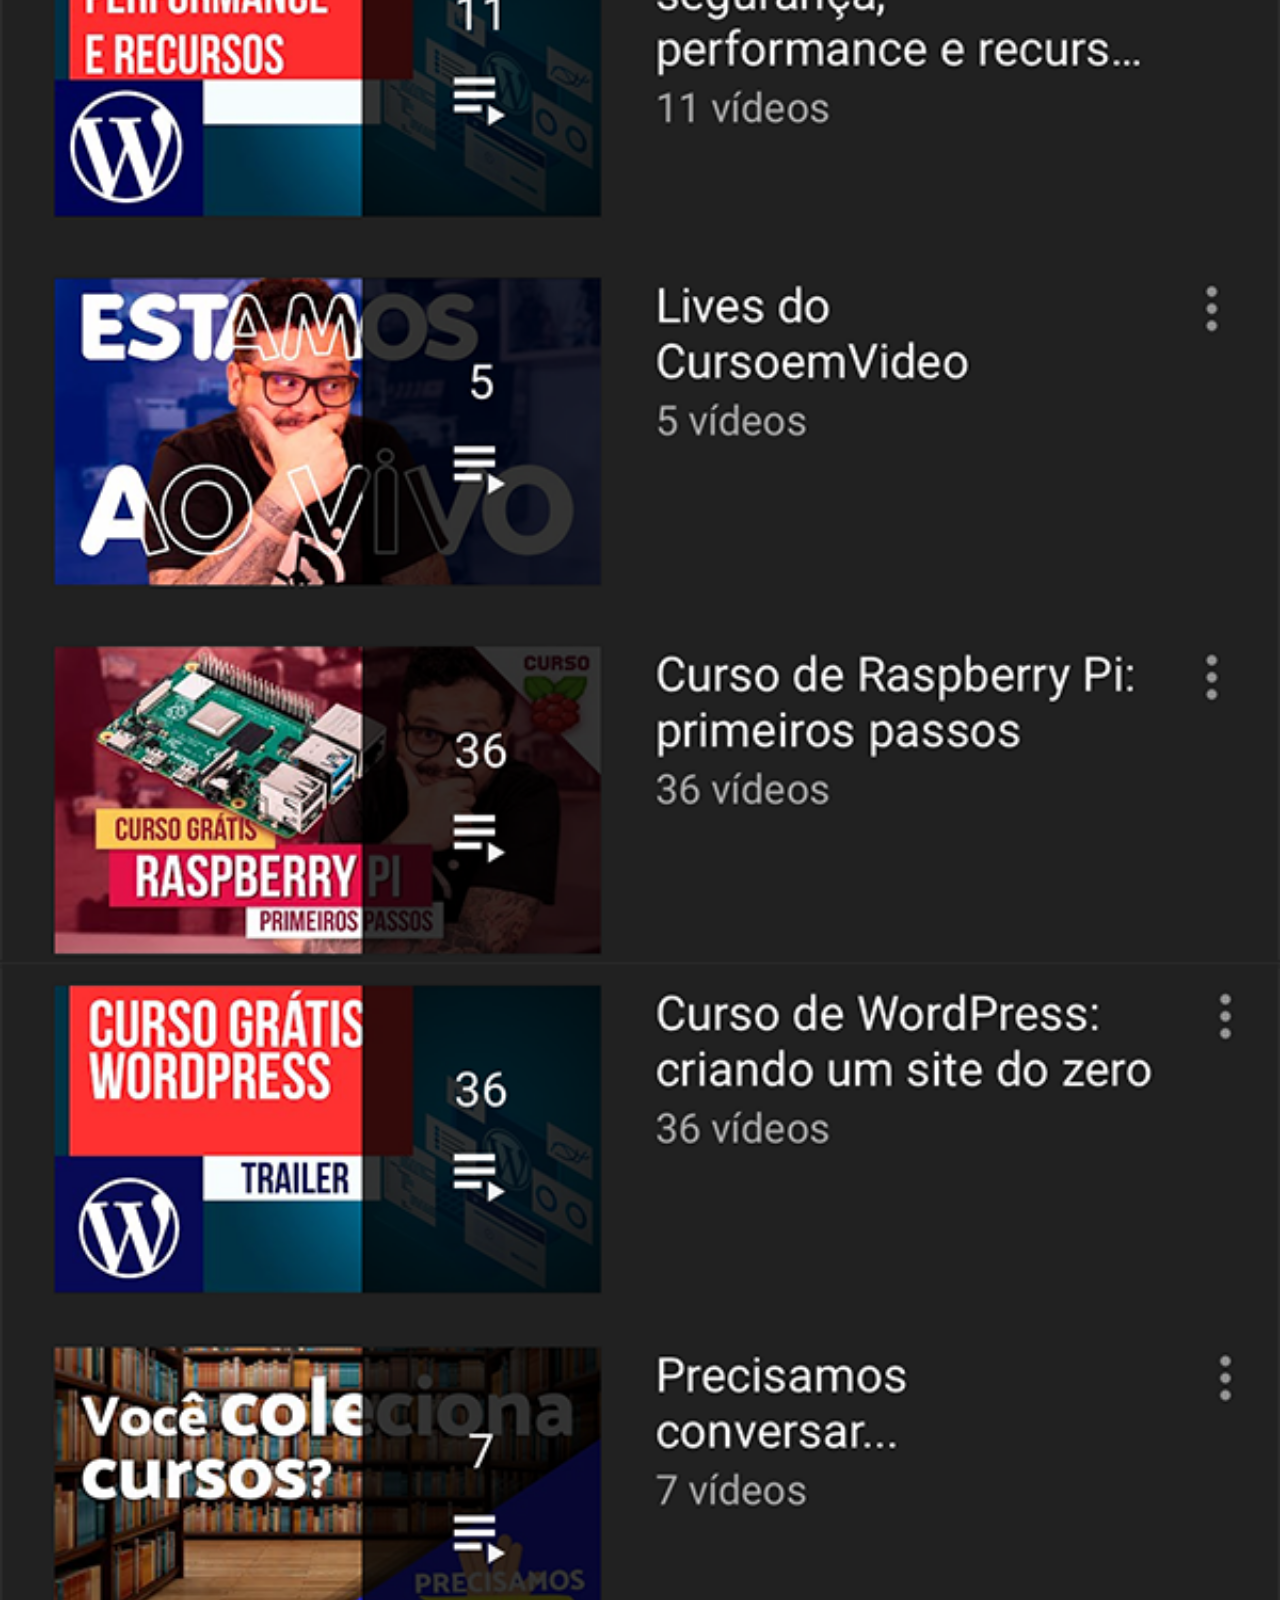
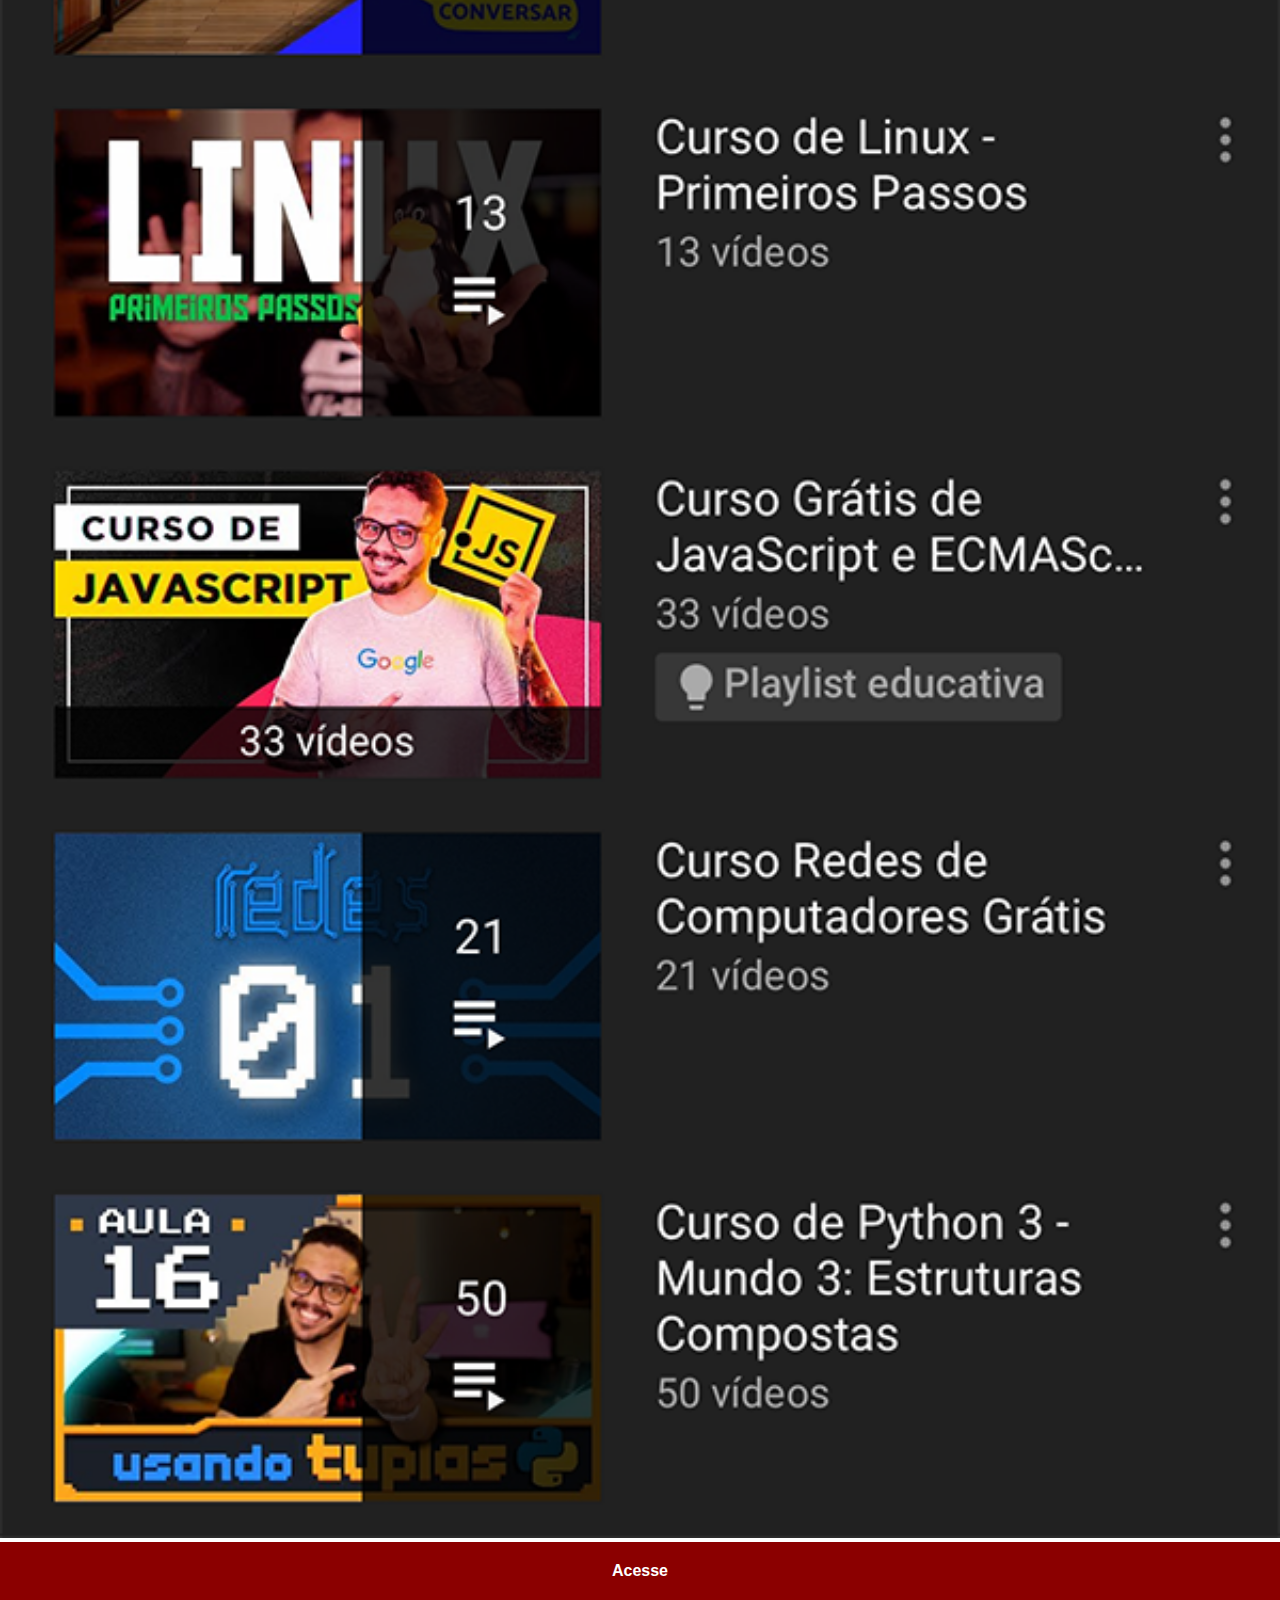
<file: youtube.html>
<!DOCTYPE html>
<html lang="en">
<head>
    <meta charset="UTF-8">
    <meta http-equiv="X-UA-Compatible" content="IE=edge">
    <meta name="viewport" content="width=device-width, initial-scale=1.0">
    <title>Youtube</title>
    <link rel="stylesheet" href="estilos/social.css">
</head>
<body>
    <img src="imagens/tela-youtube.png" alt="youtube">
    <a href="https://www.youtube.com/c/CursoemVídeo" target="_blank">Acesse</a>
</body>
</html>
</file>
<file: estilos/style.css>
@charset "UTF-8";

* {
    margin: 0;
    padding: 0;
    font-family: Arial, Helvetica, sans-serif;
}

html, body {
    height: 100vh;
    width: 100vw;
    background-color: black;
}

body {
    background: url(/imagens/fundo-madeira.jpg) no-repeat top center;
    background-size: cover;
    background-attachment: fixed;
}

main {
    height: 100vh;
    position: relative;
}

section#telefone {
    position: absolute;
    top: 50%;
    left: 50%;
    transform: translate(-50%, -50%);
    height: 627px;
    width: 311px;
    background: url(/imagens/frame-iphone.png);
    background-repeat: no-repeat;
}

iframe#tela {
    position: relative;
    top: 80px;
    left: 22px;
    height: 473px;
    width: 267px;
}

section#redes-sociais {
    text-align: right;
}

section#redes-sociais img {
    width: 50px;
    margin: 10px;
    border-radius: 50%;
    box-shadow: 2px 2px 5px rgba(0, 0, 0, 0.404);
    box-sizing: border-box;
}

section#redes-sociais img:hover {
    border: 2px solid rgba(255, 255, 255, 0.616);
    transform: translate(-3px, -3px);
    box-shadow: 5px 5px 10px rgba(0, 0, 0, 0.63);
    transition: transform 0.3s;
}
</file>
<file: estilos/social.css>
@charset "UTF-8";

* {
    margin: 0;
    padding: 0;
    font-family: Arial, Helvetica, sans-serif
   }

   ::-webkit-scrollbar {
    width: 0;
    height: 0;
   }

   img {
    width: 100vw;
    }

    a {
        display: block;
        background-color: darkred;
        padding: 20px;
        text-align: center;
        font-weight: bolder;
        text-decoration: none;
        color: white;
        
    }

    a:hover {
        background-color: red;
    }
</file>
